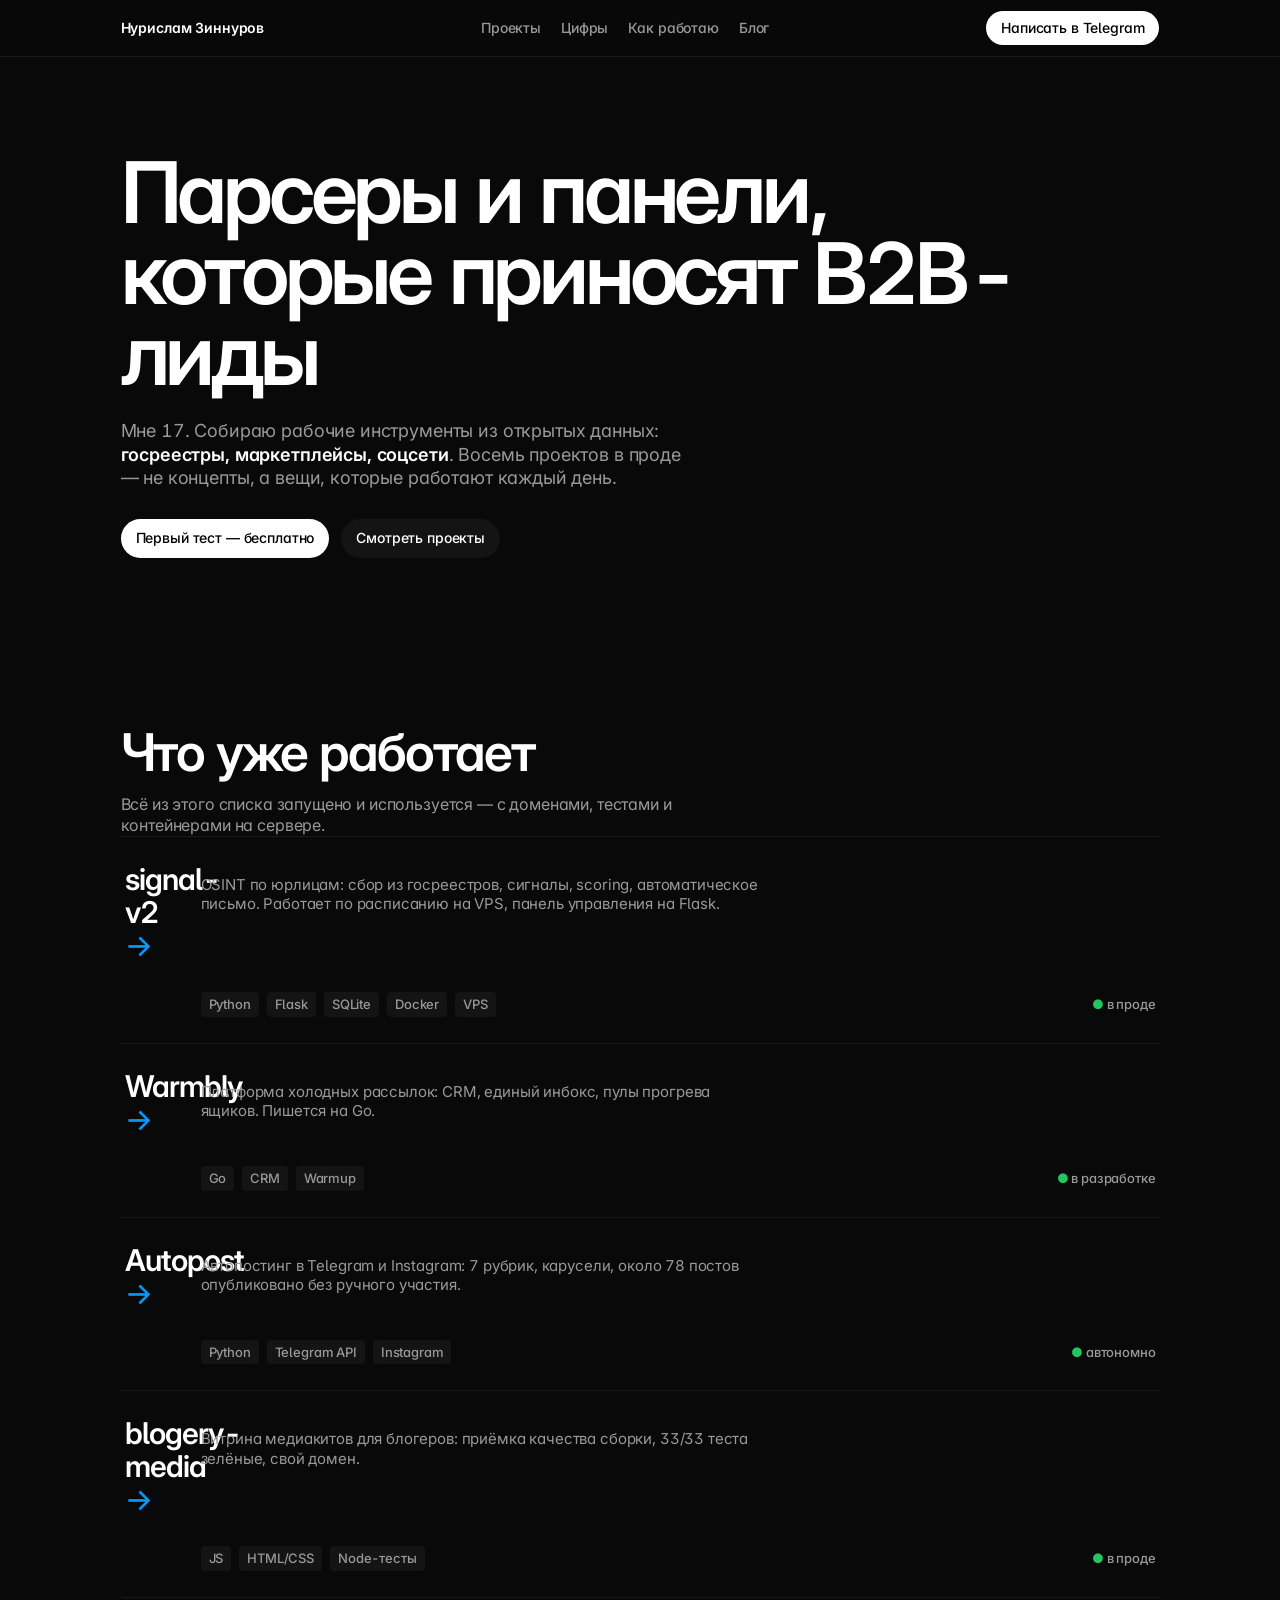
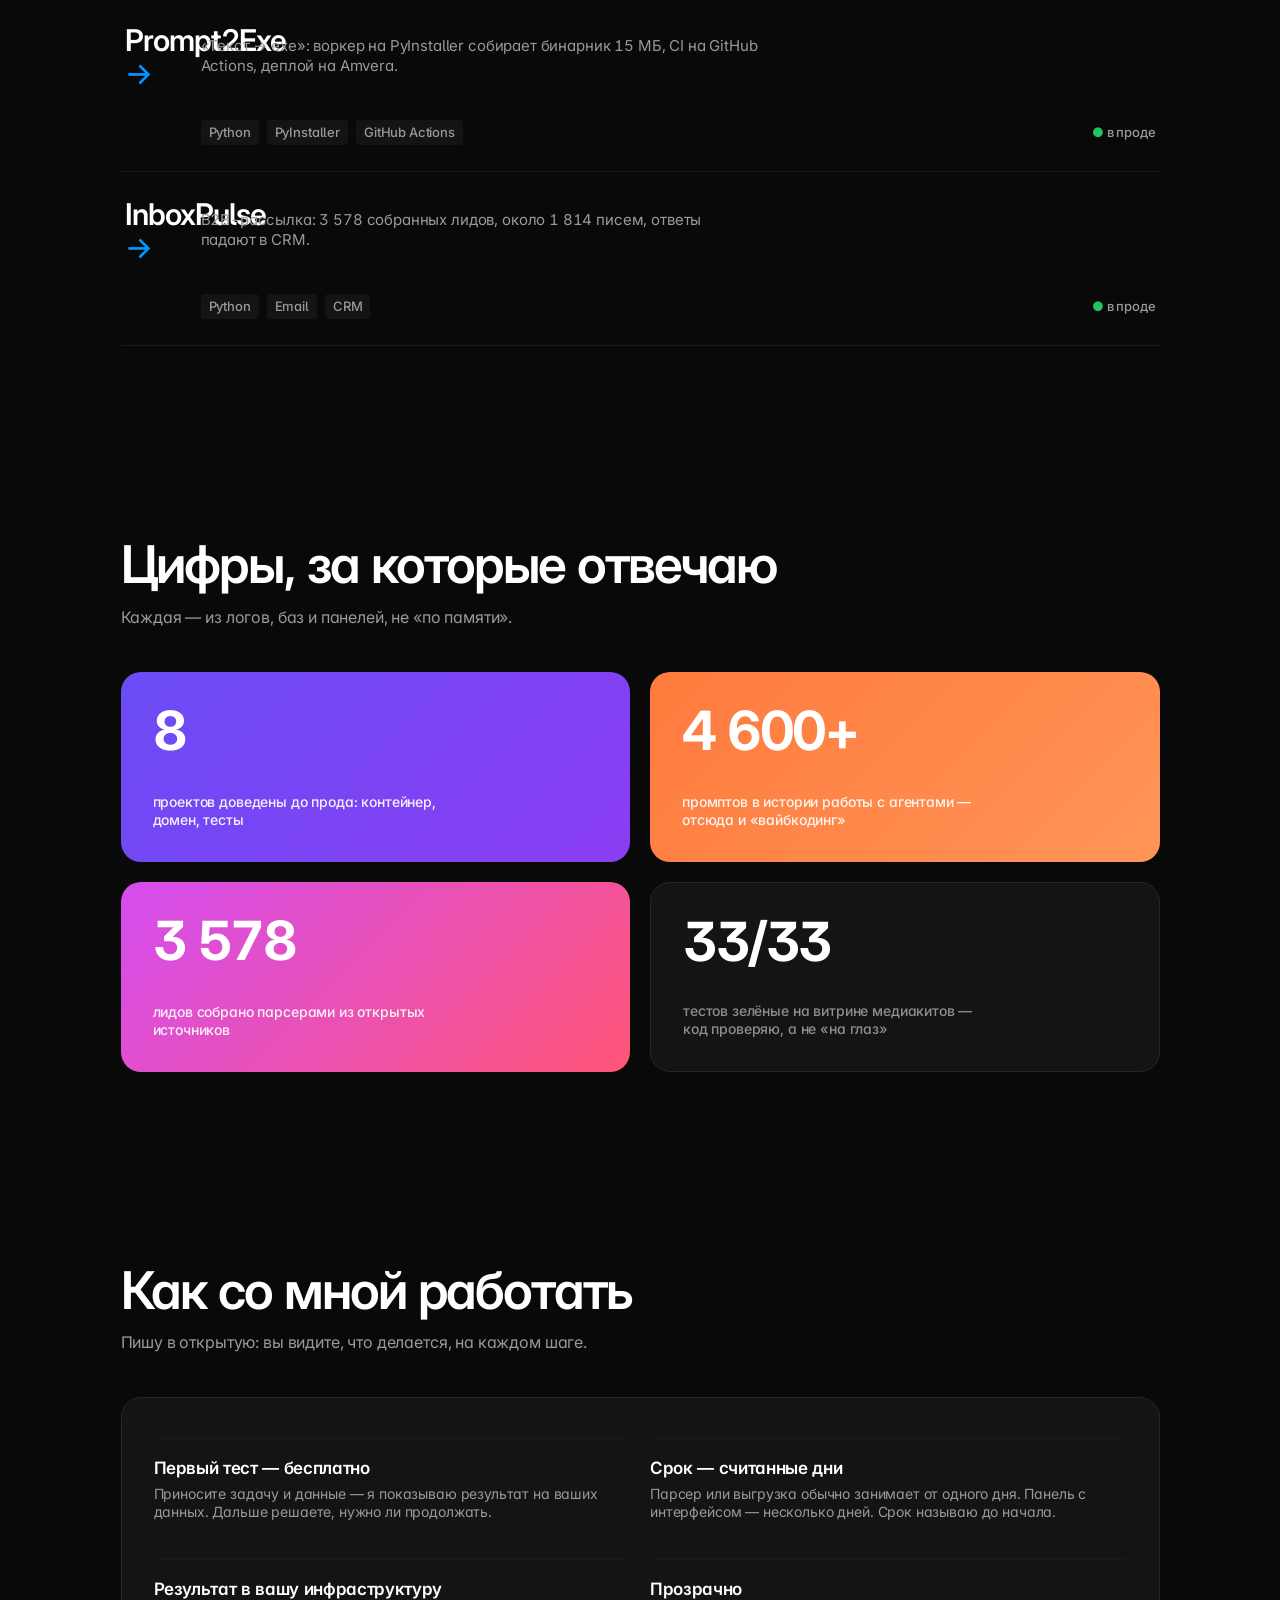
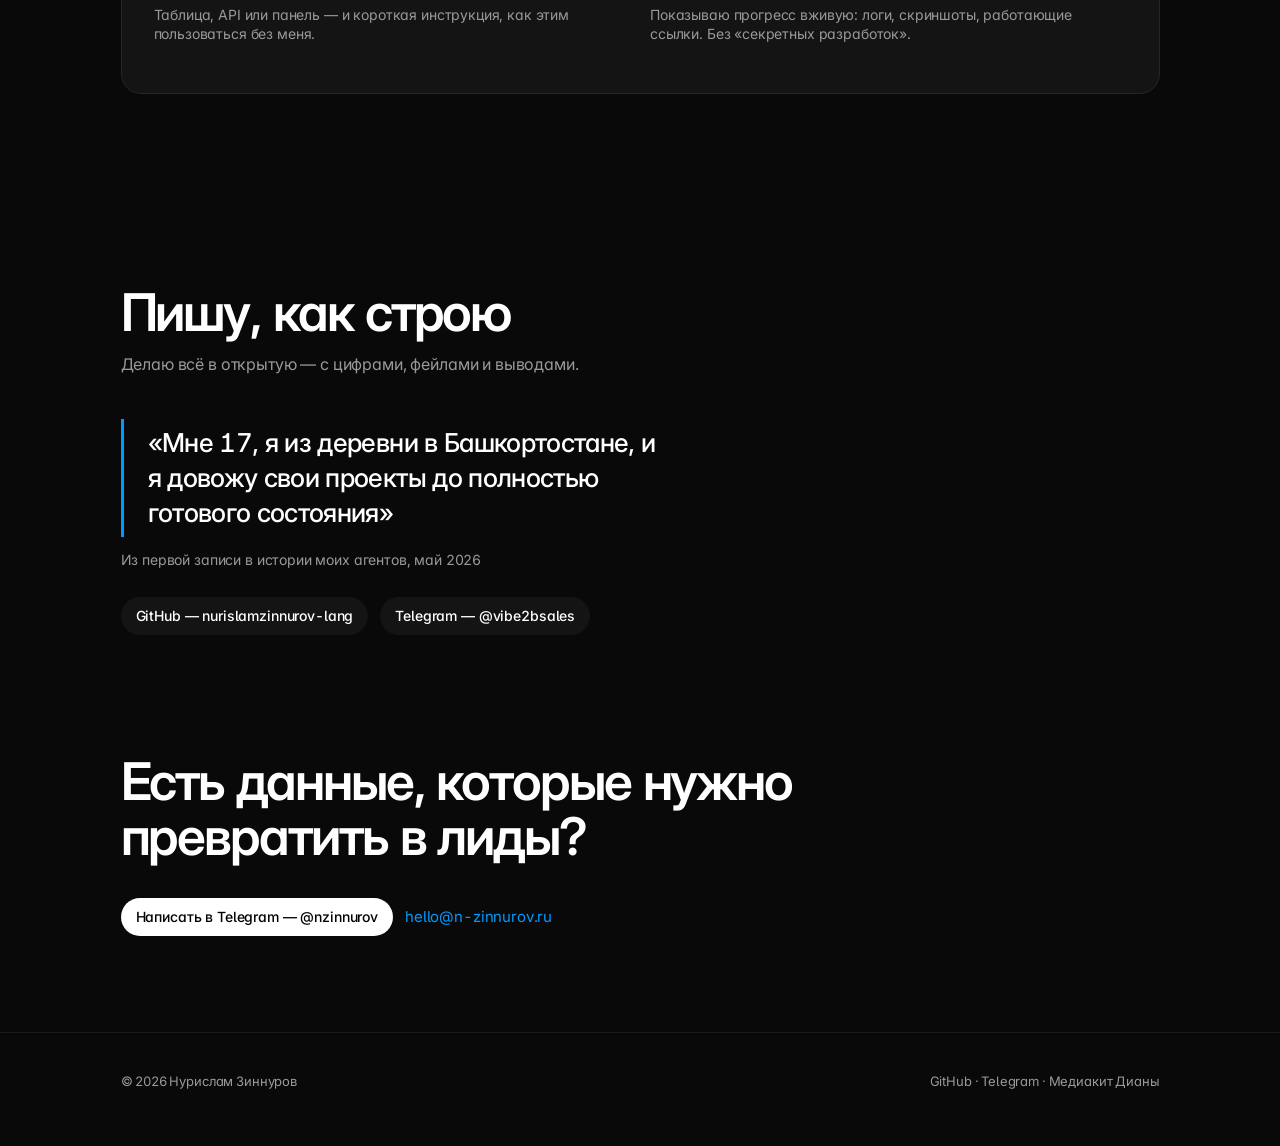
<file: index.html>
<!DOCTYPE html>
<html lang="ru">
<head>
  <meta charset="UTF-8">
  <meta name="viewport" content="width=device-width, initial-scale=1.0">
  <title>Нурислам Зиннуров — парсеры и панели, которые приносят B2B-лиды</title>
  <meta name="description" content="17 лет, 8 проектов в проде: OSINT по госреестрам, платформа холодных рассылок на Go, автопостинг. Пишу в открытую, как строю. Первый тест — бесплатно.">
  <link rel="canonical" href="https://nurislamzinnurov-lang.github.io/">
  <meta property="og:type" content="website">
  <meta property="og:site_name" content="Нурислам Зиннуров">
  <meta property="og:locale" content="ru_RU">
  <meta property="og:title" content="Нурислам Зиннуров — парсеры и панели, которые приносят B2B-лиды">
  <meta property="og:description" content="8 проектов в проде. signal-v2: OSINT по госреестрам. Warmbly: cold email на Go. Пишу в открытую, как строю.">
  <meta property="og:url" content="https://nurislamzinnurov-lang.github.io/">
  <meta property="og:image" content="https://nurislamzinnurov-lang.github.io/img/card.png">
  <meta property="og:image:width" content="1200">
  <meta property="og:image:height" content="630">
  <meta property="og:image:alt" content="Нурислам Зиннуров — вайбкодер. 8 проектов в проде.">
  <meta name="twitter:card" content="summary_large_image">
  <meta name="twitter:title" content="Нурислам Зиннуров — парсеры и панели, которые приносят B2B-лиды">
  <meta name="twitter:description" content="8 проектов в проде. signal-v2, Warmbly, Autopost. Building in public.">
  <meta name="twitter:image" content="https://nurislamzinnurov-lang.github.io/img/card.png">
  <link rel="icon" href="data:image/svg+xml,%3Csvg xmlns='http://www.w3.org/2000/svg' viewBox='0 0 16 16'%3E%3Crect width='16' height='16' rx='3' fill='%23090909'/%3E%3Crect x='3' y='3' width='7' height='7' rx='1.5' fill='%23ffffff'/%3E%3Crect x='8' y='8' width='5' height='5' rx='1' fill='%230099ff'/%3E%3C/svg%3E">
  <link rel="preconnect" href="https://fonts.googleapis.com">
  <link rel="preconnect" href="https://fonts.gstatic.com" crossorigin>
  <link rel="preload" as="style" href="https://fonts.googleapis.com/css2?family=Inter:wght@400;500;600;700&display=swap">
  <link rel="stylesheet" href="https://fonts.googleapis.com/css2?family=Inter:wght@400;500;600;700&display=swap">
  <style>
    :root{
      --canvas:#090909;
      --surface-1:#141414;
      --surface-2:#1c1c1c;
      --hairline:#262626;
      --hairline-soft:#1a1a1a;
      --ink:#ffffff;
      --ink-muted:#999999;
      --accent:#0099ff;
      --grad-magenta:#d44df0;
      --grad-violet:#6a4cf5;
      --grad-orange:#ff7a3d;
      --grad-coral:#ff5577;
      --success:#22c55e;
    }
    *{margin:0;padding:0;box-sizing:border-box}
    html{scroll-behavior:smooth}
    body{
      background:var(--canvas);
      color:var(--ink);
      font-family:'Inter',system-ui,-apple-system,'Segoe UI',sans-serif;
      font-size:15px;
      font-weight:400;
      line-height:1.30;
      letter-spacing:-0.15px;
      font-feature-settings:'cv01','cv05','cv09','cv11','ss03','tnum';
      -webkit-font-smoothing:antialiased;
    }
    ::selection{background:rgba(0,153,255,.35)}
    a{color:inherit;text-decoration:none}
    :focus-visible{outline:2px solid var(--accent);outline-offset:3px;border-radius:4px}

    .wrap{max-width:1099px;margin:0 auto;padding:0 30px}

    /* ---------- nav ---------- */
    .nav{
      position:sticky;top:0;z-index:50;
      background:rgba(9,9,9,.82);
      backdrop-filter:blur(12px);
      -webkit-backdrop-filter:blur(12px);
      border-bottom:1px solid var(--hairline-soft);
    }
    .nav-in{height:56px;display:flex;align-items:center;justify-content:space-between}
    .nav-brand{font-size:14px;font-weight:600;letter-spacing:-0.14px}
    .nav-links{display:flex;gap:20px;font-size:14px;font-weight:500;letter-spacing:-0.14px}
    .nav-links a{color:var(--ink-muted);transition:color .15s}
    .nav-links a:hover{color:var(--ink)}
    .nav-cta{
      font-size:14px;font-weight:500;letter-spacing:-0.14px;
      background:var(--ink);color:#000;
      padding:8px 15px;border-radius:100px;
      transition:transform .15s ease;
    }
    .nav-cta:hover{transform:scale(1.04)}
    @media(max-width:720px){.nav-links{display:none}}

    /* ---------- hero ---------- */
    .hero{padding:96px 0 72px}
    .hero h1{
      font-size:clamp(44px,7.2vw,85px);
      font-weight:600;
      line-height:0.95;
      letter-spacing:-0.05em;
      max-width:19ch;
    }
    .hero-sub{
      margin-top:24px;
      font-size:18px;color:var(--ink-muted);
      max-width:52ch;
    }
    .hero-sub b{color:var(--ink);font-weight:600}
    .hero-actions{margin-top:30px;display:flex;gap:12px;flex-wrap:wrap}
    .pill{display:inline-block;padding:10px 15px;border-radius:100px;font-size:14px;font-weight:500;letter-spacing:-0.14px;transition:transform .15s ease}
    .pill:hover{transform:scale(1.04)}
    .pill-primary{background:var(--ink);color:#000}
    .pill-secondary{background:var(--surface-1);color:var(--ink)}

    /* ---------- section shell ---------- */
    section{padding:96px 0}
    .sec-title{
      font-size:clamp(30px,4.4vw,52px);
      font-weight:600;line-height:1.05;letter-spacing:-0.04em;
      max-width:22ch;
    }
    .sec-lead{margin-top:14px;color:var(--ink-muted);font-size:16px;max-width:62ch}

    /* ---------- projects: rows like working code ---------- */
    .proj{display:grid;grid-template-columns:56px 1fr auto;gap:20px;align-items:baseline;padding:26px 4px;border-top:1px solid var(--hairline-soft)}
    .proj:last-child{border-bottom:1px solid var(--hairline-soft)}
    .proj-name{font-size:clamp(22px,3vw,30px);font-weight:600;letter-spacing:-0.03em;line-height:1.1}
    .proj-name .arrow{color:var(--accent);font-weight:500}
    .proj-desc{grid-column:2;color:var(--ink-muted);font-size:15px;max-width:62ch;margin-top:2px}
    .proj-stack{grid-column:2;font-size:13px;font-weight:500;color:var(--ink-muted);margin-top:10px;display:flex;gap:8px;flex-wrap:wrap}
    .proj-stack span{background:var(--surface-1);border-radius:4px;padding:4px 8px}
    .proj-status{font-size:13px;font-weight:500;color:var(--ink-muted);white-space:nowrap}
    .proj-status b{color:var(--success);font-weight:500}
    @media(max-width:720px){
      .proj{grid-template-columns:1fr}
      .proj-status{grid-column:1}
    }

    /* ---------- proof: gradient spotlight cards ---------- */
    .proof{display:grid;grid-template-columns:1fr 1fr;gap:20px;margin-top:44px}
    .pcard{border-radius:20px;padding:32px;min-height:190px;display:flex;flex-direction:column;justify-content:space-between}
    .pcard-violet{background:linear-gradient(135deg,#6a4cf5 0%,#8b3df2 100%)}
    .pcard-magenta{background:linear-gradient(135deg,#d44df0 0%,#ff5577 100%)}
    .pcard-orange{background:linear-gradient(135deg,#ff7a3d 0%,#ff9557 100%)}
    .pcard-dark{background:var(--surface-1);border:1px solid var(--hairline)}
    .pcard-num{font-size:clamp(38px,5vw,54px);font-weight:700;letter-spacing:-0.045em;line-height:1}
    .pcard-label{font-size:14px;font-weight:500;margin-top:12px;opacity:.92;max-width:34ch}
    .pcard-dark .pcard-num{color:var(--ink)}
    .pcard-dark .pcard-label{color:var(--ink-muted)}
    @media(max-width:810px){.proof{grid-template-columns:1fr}}

    /* ---------- offer ---------- */
    .offer-box{
      margin-top:44px;
      background:var(--surface-1);
      border:1px solid var(--hairline);
      border-radius:20px;
      padding:32px;
    }
    .offer-grid{display:grid;grid-template-columns:1fr 1fr;gap:20px;margin-top:8px}
    .offer-step{padding:18px 0;border-top:1px solid var(--hairline-soft)}
    .offer-step h3{font-size:17px;font-weight:600;letter-spacing:-0.02em}
    .offer-step p{margin-top:6px;color:var(--ink-muted);font-size:14px}
    @media(max-width:810px){.offer-grid{grid-template-columns:1fr}}

    /* ---------- bip ---------- */
    .bip-quote{
      margin-top:44px;
      border-left:3px solid var(--accent);
      padding:6px 0 6px 24px;
      font-size:clamp(20px,2.6vw,26px);
      font-weight:500;letter-spacing:-0.025em;line-height:1.35;
      max-width:34ch;
    }
    .bip-src{margin-top:14px;color:var(--ink-muted);font-size:14px}

    /* ---------- contact ---------- */
    .contact{display:flex;gap:12px;flex-wrap:wrap;margin-top:34px;align-items:center}
    .contact .mail{color:var(--accent);font-size:15px}

    /* ---------- footer ---------- */
    footer{border-top:1px solid var(--hairline-soft);padding:40px 0 56px;color:var(--ink-muted);font-size:13px}
    .foot-in{display:flex;justify-content:space-between;gap:20px;flex-wrap:wrap}
    footer a{color:var(--ink-muted)}
    footer a:hover{color:var(--ink)}

    @media(prefers-reduced-motion:reduce){
      html{scroll-behavior:auto}
      .pill:hover,.nav-cta:hover{transform:none}
    }
  </style>
</head>
<body>

<header class="nav">
  <div class="wrap nav-in">
    <a class="nav-brand" href="#top">Нурислам Зиннуров</a>
    <nav class="nav-links" aria-label="Разделы">
      <a href="#projects">Проекты</a>
      <a href="#proof">Цифры</a>
      <a href="#offer">Как работаю</a>
      <a href="#bip">Блог</a>
    </nav>
    <a class="nav-cta" href="https://t.me/nzinnurov" rel="noopener">Написать в Telegram</a>
  </div>
</header>

<main id="top">

  <section class="hero">
    <div class="wrap">
      <h1>Парсеры и&nbsp;панели, которые приносят B2B-лиды</h1>
      <p class="hero-sub">Мне 17. Собираю рабочие инструменты из открытых данных: <b>госреестры, маркетплейсы, соцсети</b>. Восемь проектов в проде — не концепты, а вещи, которые работают каждый день.</p>
      <div class="hero-actions">
        <a class="pill pill-primary" href="https://t.me/nzinnurov" rel="noopener">Первый тест — бесплатно</a>
        <a class="pill pill-secondary" href="#projects">Смотреть проекты</a>
      </div>
    </div>
  </section>

  <section id="projects">
    <div class="wrap">
      <h2 class="sec-title">Что уже работает</h2>
      <p class="sec-lead">Всё из этого списка запущено и используется — с доменами, тестами и контейнерами на сервере.</p>

      <div class="proj">
        <div class="proj-name">signal-v2 <span class="arrow">→</span></div>
        <div class="proj-desc">OSINT по юрлицам: сбор из госреестров, сигналы, scoring, автоматическое письмо. Работает по расписанию на VPS, панель управления на Flask.</div>
        <div class="proj-stack"><span>Python</span><span>Flask</span><span>SQLite</span><span>Docker</span><span>VPS</span></div>
        <div class="proj-status"><b>●</b> в проде</div>
      </div>

      <div class="proj">
        <div class="proj-name">Warmbly <span class="arrow">→</span></div>
        <div class="proj-desc">Платформа холодных рассылок: CRM, единый инбокс, пулы прогрева ящиков. Пишется на Go.</div>
        <div class="proj-stack"><span>Go</span><span>CRM</span><span>Warmup</span></div>
        <div class="proj-status"><b>●</b> в разработке</div>
      </div>

      <div class="proj">
        <div class="proj-name">Autopost <span class="arrow">→</span></div>
        <div class="proj-desc">Автопостинг в Telegram и Instagram: 7 рубрик, карусели, около 78 постов опубликовано без ручного участия.</div>
        <div class="proj-stack"><span>Python</span><span>Telegram API</span><span>Instagram</span></div>
        <div class="proj-status"><b>●</b> автономно</div>
      </div>

      <div class="proj">
        <div class="proj-name">blogery-media <span class="arrow">→</span></div>
        <div class="proj-desc">Витрина медиакитов для блогеров: приёмка качества сборки, 33/33 теста зелёные, свой домен.</div>
        <div class="proj-stack"><span>JS</span><span>HTML/CSS</span><span>Node-тесты</span></div>
        <div class="proj-status"><b>●</b> в проде</div>
      </div>

      <div class="proj">
        <div class="proj-name">Prompt2Exe <span class="arrow">→</span></div>
        <div class="proj-desc">«Текст → exe»: воркер на PyInstaller собирает бинарник 15 МБ, CI на GitHub Actions, деплой на Amvera.</div>
        <div class="proj-stack"><span>Python</span><span>PyInstaller</span><span>GitHub Actions</span></div>
        <div class="proj-status"><b>●</b> в проде</div>
      </div>

      <div class="proj">
        <div class="proj-name">InboxPulse <span class="arrow">→</span></div>
        <div class="proj-desc">B2B-рассылка: 3 578 собранных лидов, около 1 814 писем, ответы падают в CRM.</div>
        <div class="proj-stack"><span>Python</span><span>Email</span><span>CRM</span></div>
        <div class="proj-status"><b>●</b> в проде</div>
      </div>
    </div>
  </section>

  <section id="proof">
    <div class="wrap">
      <h2 class="sec-title">Цифры, за которые отвечаю</h2>
      <p class="sec-lead">Каждая — из логов, баз и панелей, не «по памяти».</p>
      <div class="proof">
        <div class="pcard pcard-violet">
          <div class="pcard-num">8</div>
          <div class="pcard-label">проектов доведены до прода: контейнер, домен, тесты</div>
        </div>
        <div class="pcard pcard-orange">
          <div class="pcard-num">4 600+</div>
          <div class="pcard-label">промптов в истории работы с агентами — отсюда и «вайбкодинг»</div>
        </div>
        <div class="pcard pcard-magenta">
          <div class="pcard-num">3 578</div>
          <div class="pcard-label">лидов собрано парсерами из открытых источников</div>
        </div>
        <div class="pcard pcard-dark">
          <div class="pcard-num">33/33</div>
          <div class="pcard-label">тестов зелёные на витрине медиакитов — код проверяю, а не «на глаз»</div>
        </div>
      </div>
    </div>
  </section>

  <section id="offer">
    <div class="wrap">
      <h2 class="sec-title">Как со мной работать</h2>
      <p class="sec-lead">Пишу в открытую: вы видите, что делается, на каждом шаге.</p>
      <div class="offer-box">
        <div class="offer-grid">
          <div class="offer-step">
            <h3>Первый тест — бесплатно</h3>
            <p>Приносите задачу и данные — я показываю результат на ваших данных. Дальше решаете, нужно ли продолжать.</p>
          </div>
          <div class="offer-step">
            <h3>Срок — считанные дни</h3>
            <p>Парсер или выгрузка обычно занимает от одного дня. Панель с интерфейсом — несколько дней. Срок называю до начала.</p>
          </div>
          <div class="offer-step">
            <h3>Результат в вашу инфраструктуру</h3>
            <p>Таблица, API или панель — и короткая инструкция, как этим пользоваться без меня.</p>
          </div>
          <div class="offer-step">
            <h3>Прозрачно</h3>
            <p>Показываю прогресс вживую: логи, скриншоты, работающие ссылки. Без «секретных разработок».</p>
          </div>
          </div>
      </div>
    </div>
  </section>

  <section id="bip">
    <div class="wrap">
      <h2 class="sec-title">Пишу, как строю</h2>
      <p class="sec-lead">Делаю всё в открытую — с цифрами, фейлами и выводами.</p>
      <blockquote class="bip-quote">«Мне 17, я из деревни в Башкортостане, и я довожу свои проекты до полностью готового состояния»</blockquote>
      <p class="bip-src">Из первой записи в истории моих агентов, май 2026</p>
      <div class="hero-actions" style="margin-top:28px">
        <a class="pill pill-secondary" href="https://github.com/nurislamzinnurov-lang" rel="noopener">GitHub — nurislamzinnurov-lang</a>
        <a class="pill pill-secondary" href="https://t.me/vibe2bsales" rel="noopener">Telegram — @vibe2bsales</a>
      </div>
    </div>
  </section>

  <section id="contact" style="padding-top:24px">
    <div class="wrap">
      <h2 class="sec-title">Есть данные, которые нужно превратить в лиды?</h2>
      <div class="contact">
        <a class="pill pill-primary" href="https://t.me/nzinnurov" rel="noopener">Написать в Telegram — @nzinnurov</a>
        <a class="mail" href="mailto:hello@n-zinnurov.ru">hello@n-zinnurov.ru</a>
      </div>
    </div>
  </section>

</main>

<footer>
  <div class="wrap foot-in">
    <span>© 2026 Нурислам Зиннуров</span>
    <span><a href="https://github.com/nurislamzinnurov-lang" rel="noopener">GitHub</a> · <a href="https://t.me/nzinnurov" rel="noopener">Telegram</a> · <a href="/creators/diana-ravisovna/">Медиакит Дианы</a></span>
  </div>
</footer>

</body>
</html>
</file>
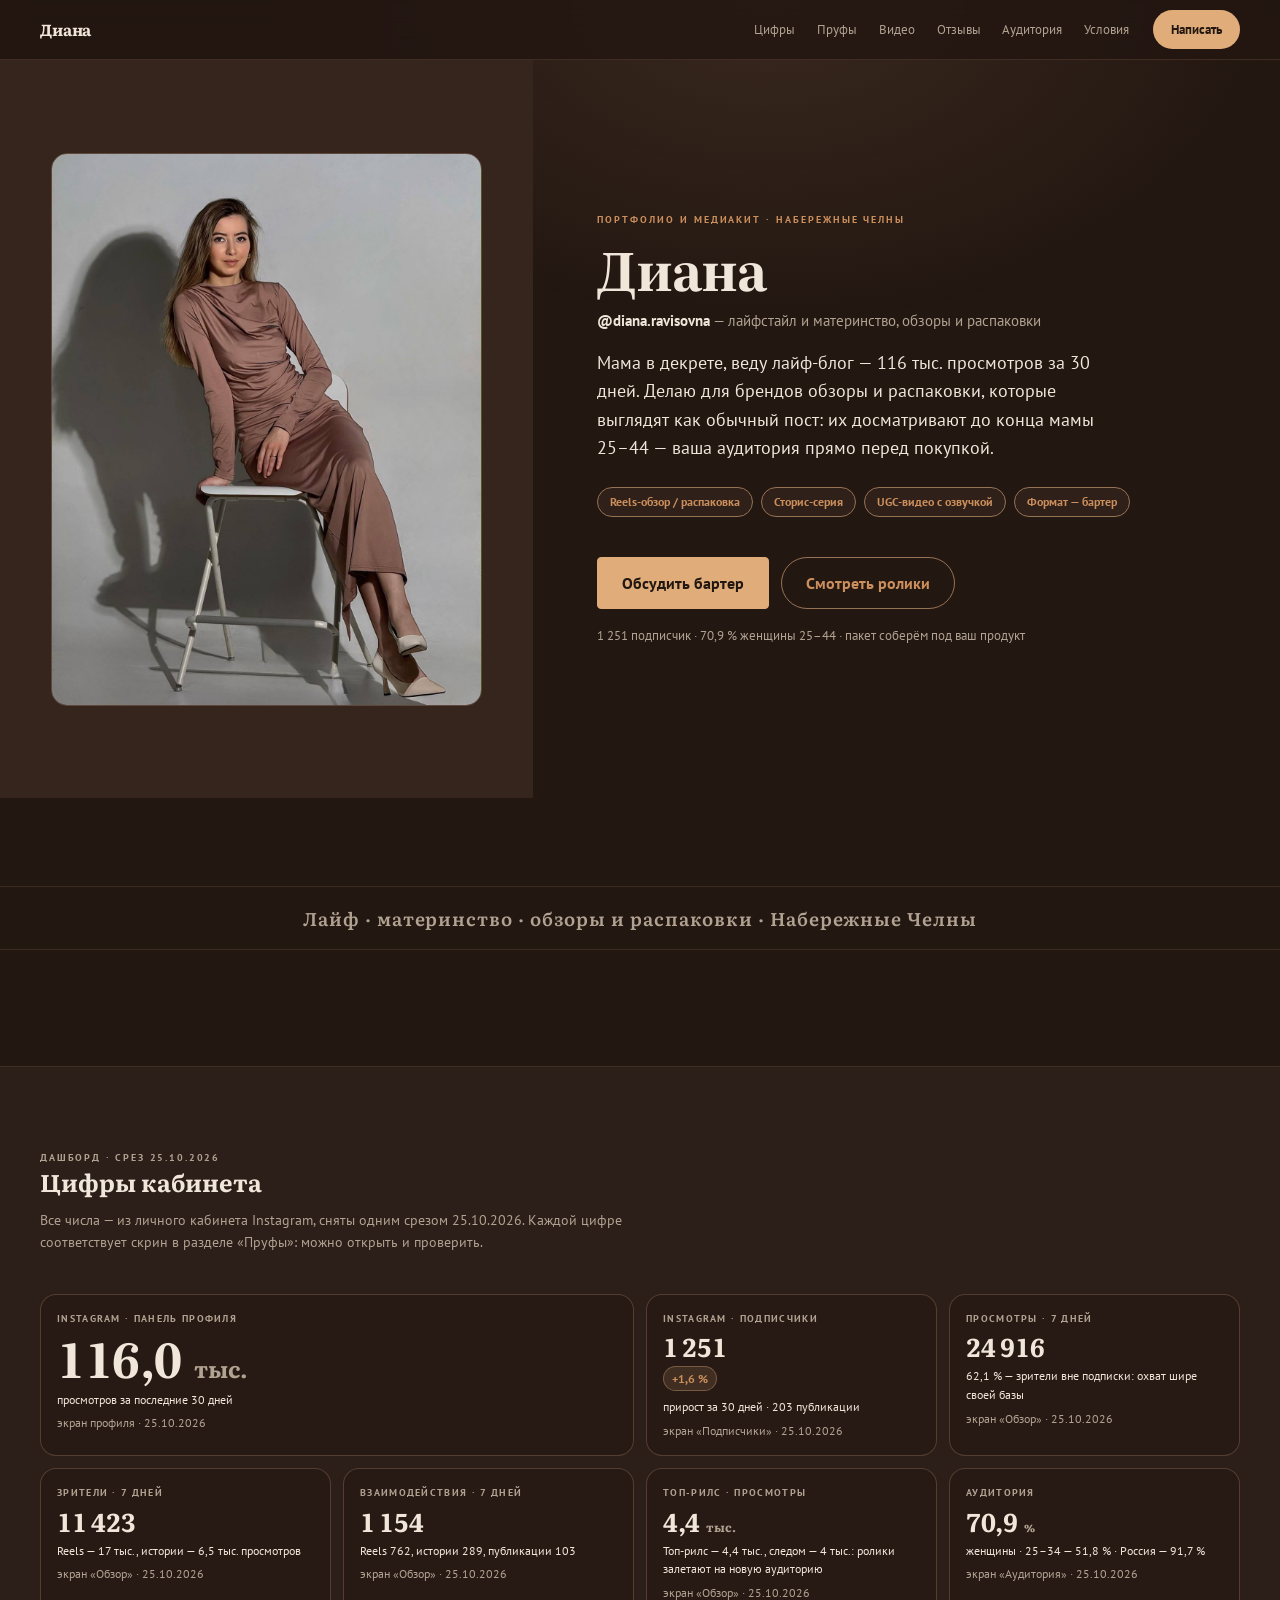
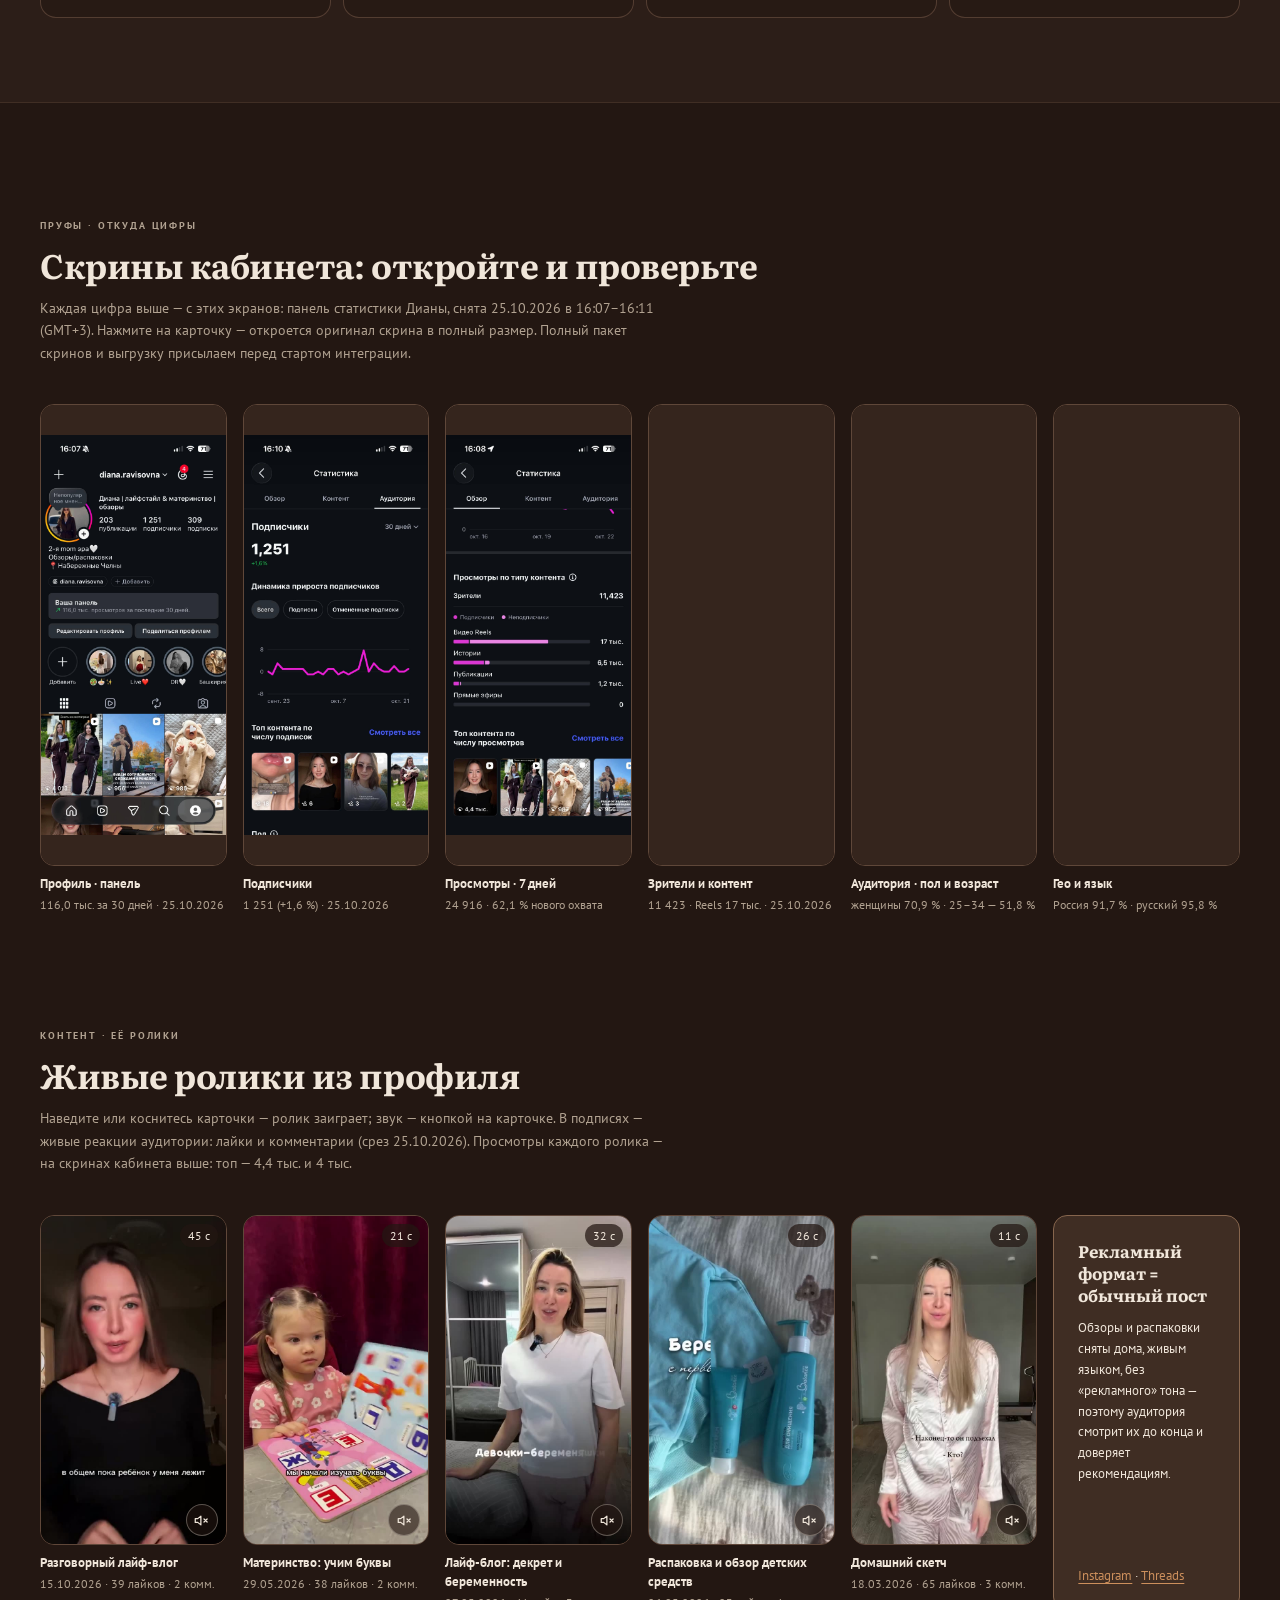
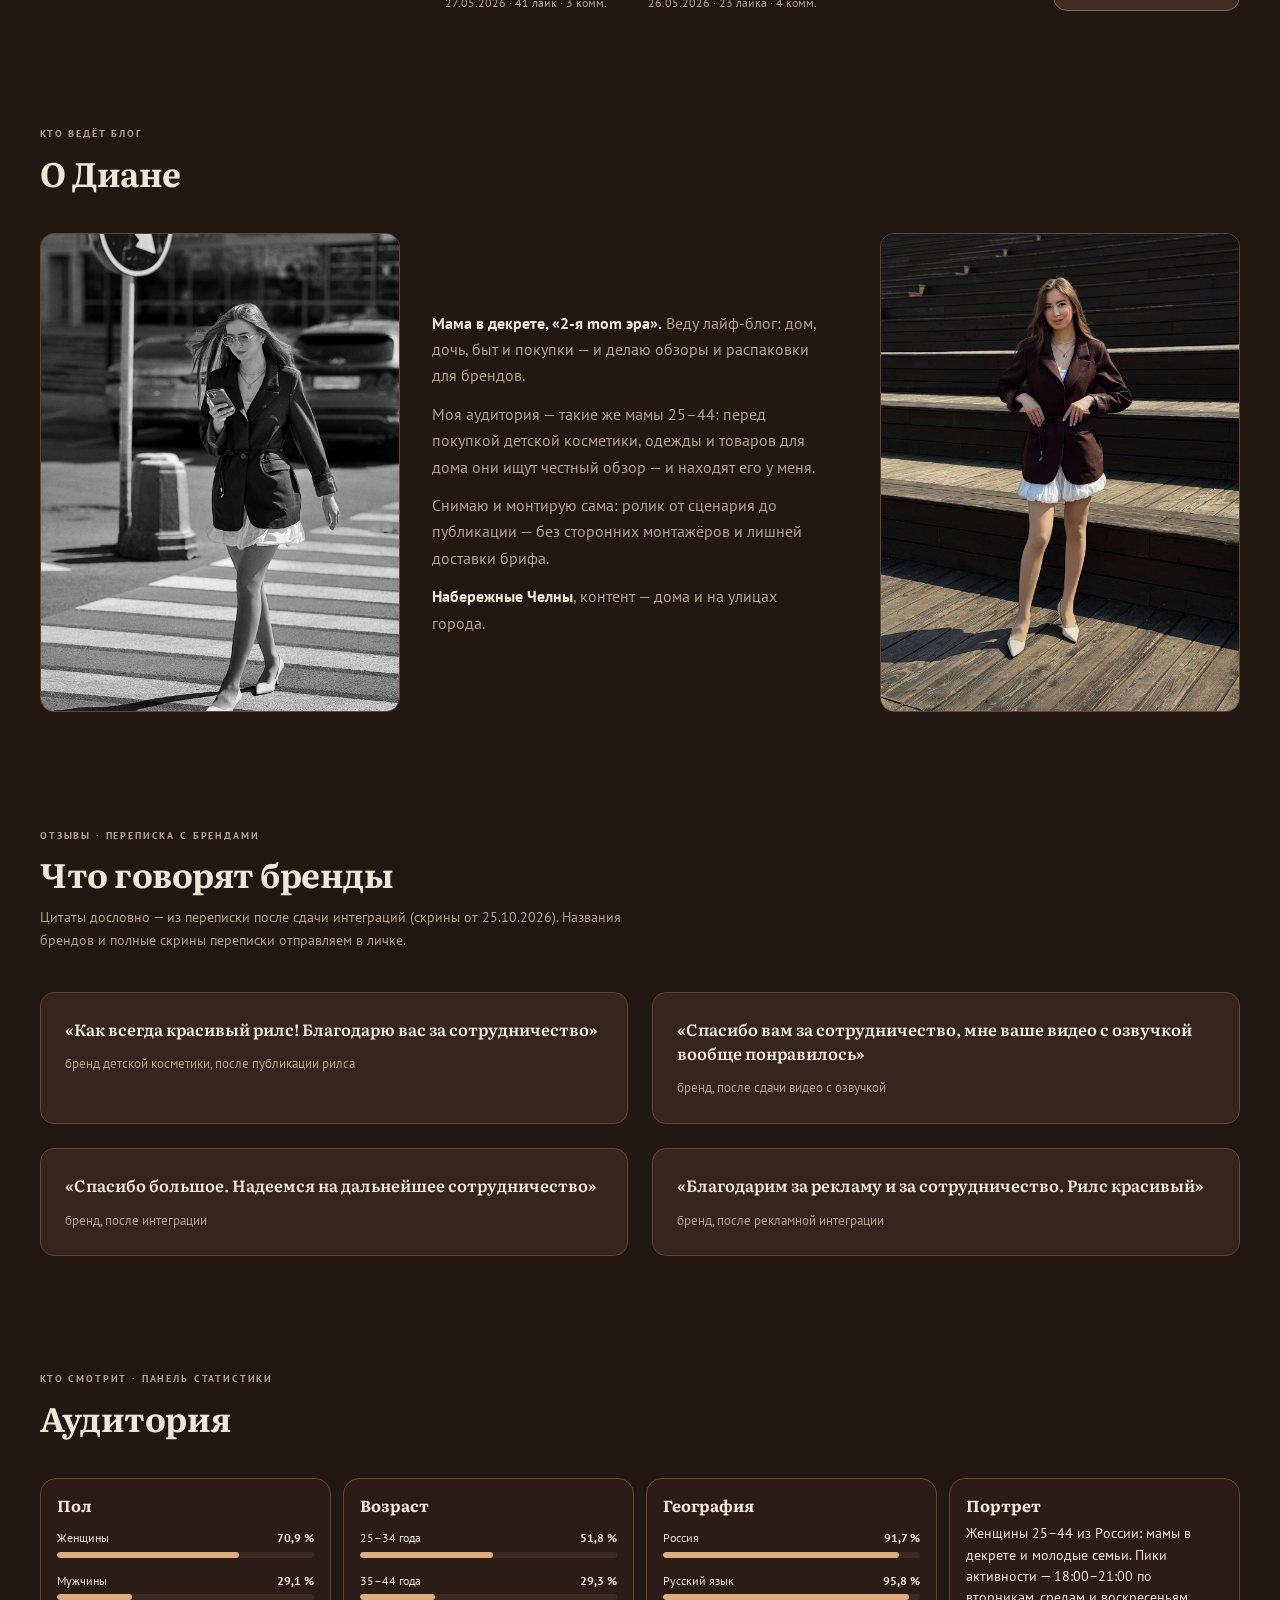
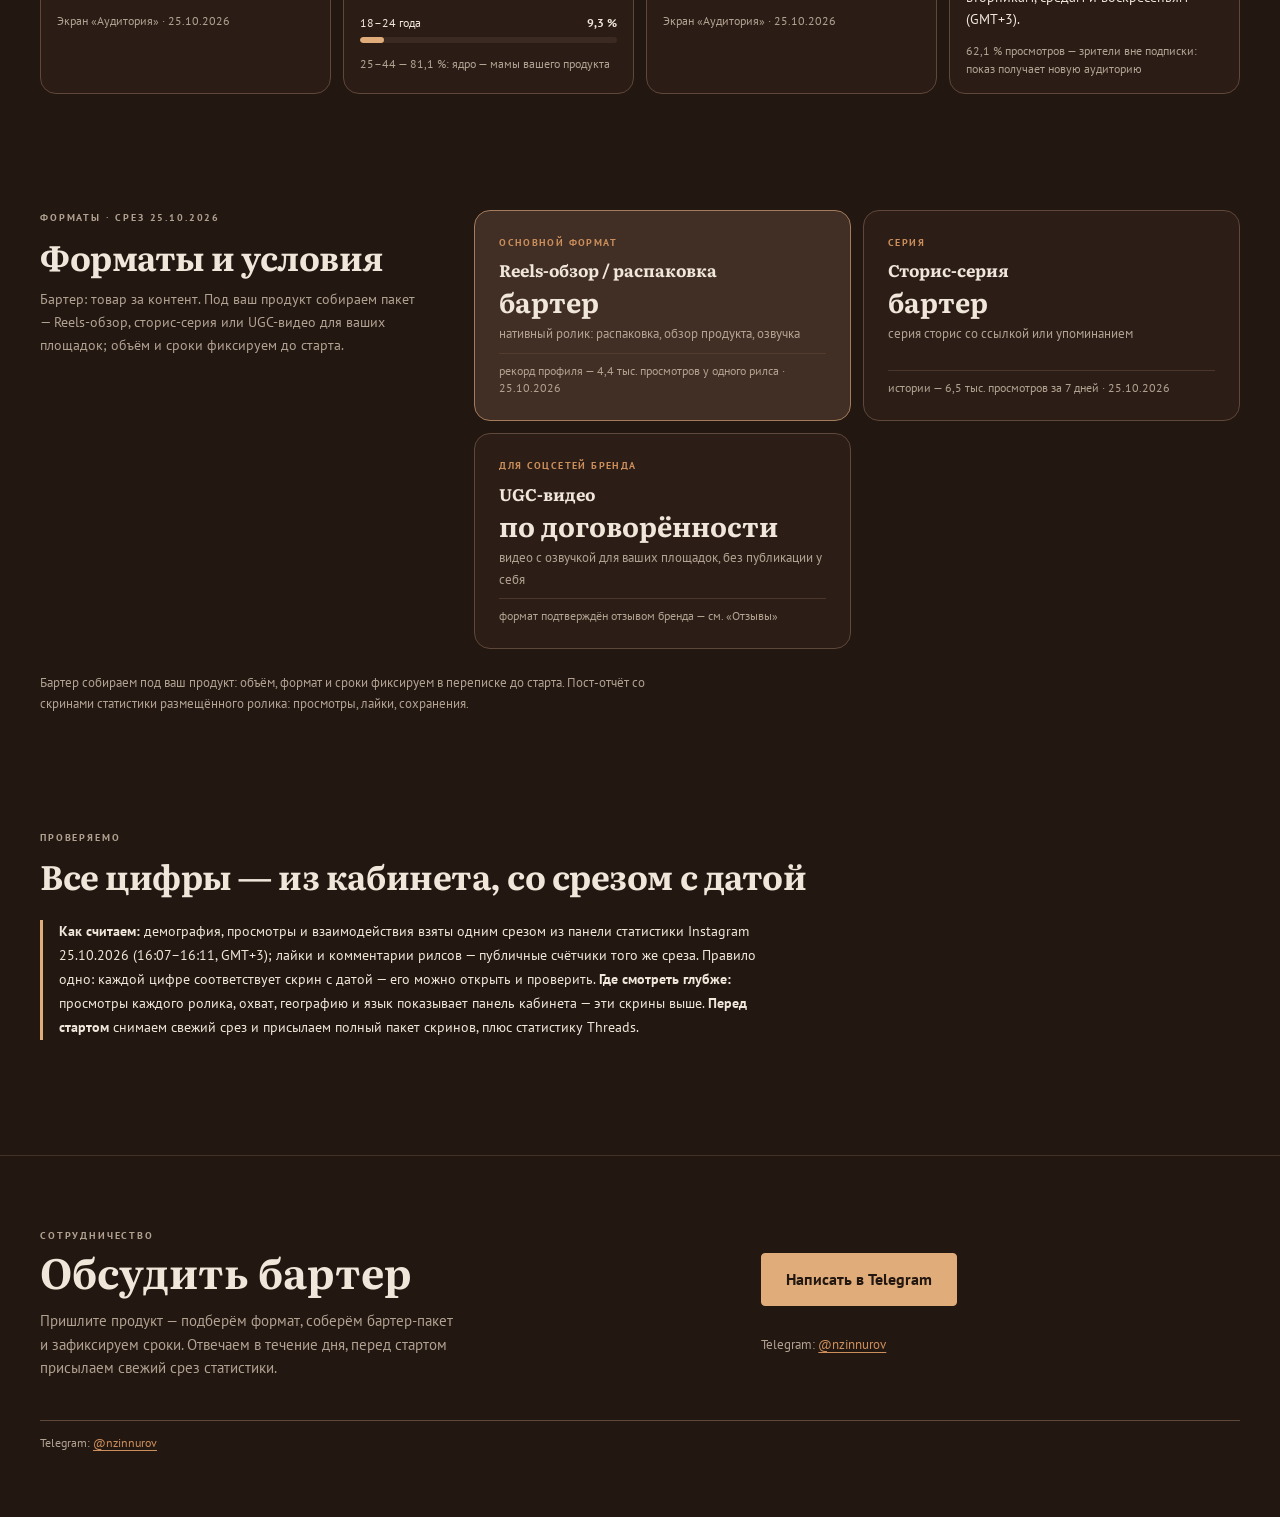
<file: creators/diana-ravisovna/index.html>
<!DOCTYPE html>
<html lang="ru">
<head>
  <meta charset="UTF-8">
  <meta name="viewport" content="width=device-width, initial-scale=1.0">
  <title>Диана — портфолио и медиакит</title>
  <meta name="description" content="Портфолио и медиакит Дианы (@diana.ravisovna): лайф-блог о материнстве, обзоры и распаковки. 1 251 подписчик, 116 тыс. просмотров за 30 дней — каждая цифра срезом с датой, пруфы — скрины кабинета.">
  <link rel="canonical" href="/creators/diana-ravisovna/">
  <meta property="og:type" content="website">
  <meta property="og:site_name" content="Портфолио и медиакит">
  <meta property="og:locale" content="ru_RU">
  <meta property="og:title" content="Диана — портфолио и медиакит">
  <meta property="og:description" content="Лайф-блог о материнстве, обзоры и распаковки. 1 251 подписчик, 116 тыс. просмотров за 30 дней — все цифры со скринами кабинета.">
  <meta property="og:url" content="https://nurislamzinnurov-lang.github.io/creators/diana-ravisovna/">
  <meta property="og:image" content="https://nurislamzinnurov-lang.github.io/creators/diana-ravisovna/img/card.jpg">
  <meta property="og:image:width" content="1200">
  <meta property="og:image:height" content="628">
  <meta property="og:image:alt" content="Студийный портрет Дианы">
  <meta name="twitter:card" content="summary_large_image">
  <meta name="twitter:title" content="Диана — портфолио и медиакит">
  <meta name="twitter:description" content="1 251 подписчик, 116 тыс. просмотров за 30 дней — цифры со скринами кабинета.">
  <meta name="twitter:image" content="https://nurislamzinnurov-lang.github.io/creators/diana-ravisovna/img/card.jpg">
  <link rel="icon" href="data:image/svg+xml,%3Csvg xmlns='http://www.w3.org/2000/svg' viewBox='0 0 16 16'%3E%3Crect width='16' height='16' fill='%234a3226'/%3E%3Ccircle cx='8' cy='8' r='4' fill='%23e8d5c4'/%3E%3C/svg%3E">
  <link rel="preload" as="font" type="font/woff2" href="/site/fonts/Literata-600-cyrillic.woff2" crossorigin>
  <link rel="preload" as="font" type="font/woff2" href="/site/fonts/Literata-700-cyrillic.woff2" crossorigin>
  <link rel="preload" as="font" type="font/woff2" href="/site/fonts/PTSans-400-cyrillic.woff2" crossorigin>
  <link rel="preload" as="font" type="font/woff2" href="/site/fonts/PTSans-700-cyrillic.woff2" crossorigin>
  <link rel="preload" as="image" href="/creators/diana-ravisovna/img/avatar.jpg">
  <link rel="stylesheet" href="/site/styles.css?v=5">
</head>
<body class="mk-page pf-page pf-page--cocoa">

<header class="pf-nav">
  <div class="pf-nav-in">
    <a class="pf-nav-brand" href="#hero">Диана</a>
    <nav class="pf-nav-links" aria-label="Разделы страницы">
      <a href="#digits">Цифры</a>
      <a href="#proof">Пруфы</a>
      <a href="#works">Видео</a>
      <a href="#reviews">Отзывы</a>
      <a href="#audience">Аудитория</a>
      <a href="#terms">Условия</a>
    </nav>
    <a class="pf-nav-cta" href="https://t.me/nzinnurov">Написать</a>
  </div>
</header>

<main class="pf-main">

  <section class="pf-hero" id="hero">
    <div class="pf-hero-media">
      <img class="pf-hero-ava" src="/creators/diana-ravisovna/img/avatar.jpg" width="1176" height="1510" alt="Диана — студийный портрет" fetchpriority="high" decoding="async">
    </div>
    <div class="pf-hero-body">
      <p class="pf-kicker">Портфолио и медиакит · Набережные Челны</p>
      <h1>Диана</h1>
      <p class="pf-handle"><b>@diana.ravisovna</b> — лайфстайл и материнство, обзоры и распаковки</p>
      <p class="pf-lead">Мама в декрете, веду лайф-блог — 116 тыс. просмотров за 30 дней. Делаю для брендов обзоры и распаковки, которые выглядят как обычный пост: их досматривают до конца мамы 25–44 — ваша аудитория прямо перед покупкой.</p>
      <p class="pf-chips">
        <span class="pf-chip pf-chip--price">Reels-обзор / распаковка</span>
        <span class="pf-chip pf-chip--price">Сторис-серия</span>
        <span class="pf-chip pf-chip--price">UGC-видео с озвучкой</span>
        <span class="pf-chip pf-chip--price">Формат — бартер</span>
      </p>
      <div class="pf-hero-actions">
        <a class="cta" href="https://t.me/nzinnurov">Обсудить бартер</a>
        <a class="pf-btn-ghost" href="#works">Смотреть ролики</a>
      </div>
      <p class="pf-meta">1 251 подписчик · 70,9 % женщины 25–44 · пакет соберём под ваш продукт</p>
    </div>
  </section>

  <section class="pf-strip" aria-label="Темы блога">
    <div class="pf-in">
      <p>Лайф · материнство · обзоры и распаковки · Набережные Челны</p>
    </div>
  </section>

  <section class="pf-band" id="digits">
    <div class="pf-in">
      <p class="pf-sec-kicker">Дашборд · срез 25.10.2026</p>
      <h2>Цифры кабинета</h2>
      <p class="pf-section-note">Все числа — из личного кабинета Instagram, сняты одним срезом 25.10.2026. Каждой цифре соответствует скрин в разделе «Пруфы»: можно открыть и проверить.</p>
      <div class="pf-board">
        <article class="pf-tile pf-tile--xl">
          <p class="pf-tile-label">Instagram · панель профиля</p>
          <p class="pf-tile-num tnum">116,0 <span class="unit">тыс.</span></p>
          <p class="pf-tile-sub">просмотров за последние 30 дней</p>
          <p class="pf-tile-sub pf-tile-dim">экран профиля · 25.10.2026</p>
        </article>
        <article class="pf-tile">
          <p class="pf-tile-label">Instagram · подписчики</p>
          <p class="pf-tile-num tnum">1 251</p>
          <p class="pf-delta">+1,6 %</p>
          <p class="pf-tile-sub">прирост за 30 дней · 203 публикации</p>
          <p class="pf-tile-sub pf-tile-dim">экран «Подписчики» · 25.10.2026</p>
        </article>
        <article class="pf-tile">
          <p class="pf-tile-label">Просмотры · 7 дней</p>
          <p class="pf-tile-num tnum">24 916</p>
          <p class="pf-tile-sub">62,1 % — зрители вне подписки: охват шире своей базы</p>
          <p class="pf-tile-sub pf-tile-dim">экран «Обзор» · 25.10.2026</p>
        </article>
        <article class="pf-tile">
          <p class="pf-tile-label">Зрители · 7 дней</p>
          <p class="pf-tile-num tnum">11 423</p>
          <p class="pf-tile-sub">Reels — 17 тыс., истории — 6,5 тыс. просмотров</p>
          <p class="pf-tile-sub pf-tile-dim">экран «Обзор» · 25.10.2026</p>
        </article>
        <article class="pf-tile">
          <p class="pf-tile-label">Взаимодействия · 7 дней</p>
          <p class="pf-tile-num tnum">1 154</p>
          <p class="pf-tile-sub">Reels 762, истории 289, публикации 103</p>
          <p class="pf-tile-sub pf-tile-dim">экран «Обзор» · 25.10.2026</p>
        </article>
        <article class="pf-tile">
          <p class="pf-tile-label">Топ-рилс · просмотры</p>
          <p class="pf-tile-num tnum">4,4 <span class="unit">тыс.</span></p>
          <p class="pf-tile-sub">Топ-рилс — 4,4 тыс., следом — 4 тыс.: ролики залетают на новую аудиторию</p>
          <p class="pf-tile-sub pf-tile-dim">экран «Обзор» · 25.10.2026</p>
        </article>
        <article class="pf-tile">
          <p class="pf-tile-label">Аудитория</p>
          <p class="pf-tile-num tnum">70,9 <span class="unit">%</span></p>
          <p class="pf-tile-sub">женщины · 25–34 — 51,8 % · Россия — 91,7 %</p>
          <p class="pf-tile-sub pf-tile-dim">экран «Аудитория» · 25.10.2026</p>
        </article>
      </div>
    </div>
  </section>

  <section class="pf-section" id="proof">
    <div class="pf-in">
      <p class="pf-sec-kicker">Пруфы · Откуда цифры</p>
      <h2>Скрины кабинета: откройте и проверьте</h2>
      <p class="pf-section-note">Каждая цифра выше — с этих экранов: панель статистики Дианы, снята 25.10.2026 в 16:07–16:11 (GMT+3). Нажмите на карточку — откроется оригинал скрина в полный размер. Полный пакет скринов и выгрузку присылаем перед стартом интеграции.</p>
      <div class="pf-rail">
        <a class="pf-card pf-card--shot" href="/creators/diana-ravisovna/img/stats/profile.jpg" target="_blank" rel="noopener">
          <span class="pf-card-media pf-card-media--shot">
            <img src="/creators/diana-ravisovna/img/stats/profile.jpg" alt="Экран профиля Instagram: панель 116 тыс. просмотров за 30 дней" loading="lazy" decoding="async">
          </span>
          <span class="pf-cap">
            <span class="pf-cap-t">Профиль · панель</span>
            <span class="pf-note tnum">116,0 тыс. за 30 дней · 25.10.2026</span>
          </span>
        </a>
        <a class="pf-card pf-card--shot" href="/creators/diana-ravisovna/img/stats/followers.jpg" target="_blank" rel="noopener">
          <span class="pf-card-media pf-card-media--shot">
            <img src="/creators/diana-ravisovna/img/stats/followers.jpg" alt="Экран статистики: 1 251 подписчик, прирост +1,6 % за 30 дней" loading="lazy" decoding="async">
          </span>
          <span class="pf-cap">
            <span class="pf-cap-t">Подписчики</span>
            <span class="pf-note tnum">1 251 (+1,6 %) · 25.10.2026</span>
          </span>
        </a>
        <a class="pf-card pf-card--shot" href="/creators/diana-ravisovna/img/stats/views7.jpg" target="_blank" rel="noopener">
          <span class="pf-card-media pf-card-media--shot">
            <img src="/creators/diana-ravisovna/img/stats/views7.jpg" alt="Экран статистики: 24 916 просмотров за 7 дней, 62,1 % — зрители вне подписки" loading="lazy" decoding="async">
          </span>
          <span class="pf-cap">
            <span class="pf-cap-t">Просмотры · 7 дней</span>
            <span class="pf-note tnum">24 916 · 62,1 % нового охвата</span>
          </span>
        </a>
        <a class="pf-card pf-card--shot" href="/creators/diana-ravisovna/img/stats/content.jpg" target="_blank" rel="noopener">
          <span class="pf-card-media pf-card-media--shot">
            <img src="/creators/diana-ravisovna/img/stats/content.jpg" alt="Экран статистики: 11 423 зрителя, Reels 17 тыс., истории 6,5 тыс." loading="lazy" decoding="async">
          </span>
          <span class="pf-cap">
            <span class="pf-cap-t">Зрители и контент</span>
            <span class="pf-note tnum">11 423 · Reels 17 тыс. · 25.10.2026</span>
          </span>
        </a>
        <a class="pf-card pf-card--shot" href="/creators/diana-ravisovna/img/stats/audience.jpg" target="_blank" rel="noopener">
          <span class="pf-card-media pf-card-media--shot">
            <img src="/creators/diana-ravisovna/img/stats/audience.jpg" alt="Экран аудитории: женщины 70,9 %, возраст 25–34 — 51,8 %" loading="lazy" decoding="async">
          </span>
          <span class="pf-cap">
            <span class="pf-cap-t">Аудитория · пол и возраст</span>
            <span class="pf-note tnum">женщины 70,9 % · 25–34 — 51,8 %</span>
          </span>
        </a>
        <a class="pf-card pf-card--shot" href="/creators/diana-ravisovna/img/stats/geo.jpg" target="_blank" rel="noopener">
          <span class="pf-card-media pf-card-media--shot">
            <img src="/creators/diana-ravisovna/img/stats/geo.jpg" alt="Экран аудитории: Россия 91,7 %, русский язык 95,8 %" loading="lazy" decoding="async">
          </span>
          <span class="pf-cap">
            <span class="pf-cap-t">Гео и язык</span>
            <span class="pf-note tnum">Россия 91,7 % · русский 95,8 %</span>
          </span>
        </a>
      </div>
    </div>
  </section>

  <section class="pf-section" id="works">
    <div class="pf-in">
      <p class="pf-sec-kicker">Контент · её ролики</p>
      <h2>Живые ролики из профиля</h2>
      <p class="pf-section-note">Наведите или коснитесь карточки — ролик заиграет; звук — кнопкой на карточке. В подписях — живые реакции аудитории: лайки и комментарии (срез 25.10.2026). Просмотры каждого ролика — на скринах кабинета выше: топ — 4,4 тыс. и 4 тыс.</p>
      <div class="pf-rail">
        <figure data-reel class="pf-card">
          <div class="pf-card-media">
            <video src="/creators/diana-ravisovna/videos/reel-1.mp4" poster="/creators/diana-ravisovna/videos/posters/reel-1.jpg" playsinline preload="metadata" muted aria-label="Разговорный лайф-влог"></video>
            <span class="dur tnum">45 с</span>
            <span class="pf-play" aria-hidden="true"></span>
            <button class="pf-sound" type="button" aria-pressed="false" aria-label="Включить звук"><svg viewBox="0 0 24 24" width="15" height="15" aria-hidden="true" fill="none" stroke="currentColor" stroke-width="2" stroke-linecap="round" stroke-linejoin="round"><path d="M11 5 6 9H2v6h4l5 4z"/><path class="pf-sound-waves" d="M15.6 8.4a5.2 5.2 0 0 1 0 7.2M18.6 5.4a9.2 9.2 0 0 1 0 13.2"/><path class="pf-sound-x" d="M16 9.5l5 5M21 9.5l-5 5"/></svg></button>
          </div>
          <figcaption class="pf-cap">
            <span class="pf-cap-t">Разговорный лайф-влог</span>
            <span class="pf-note tnum">15.10.2026 · 39 лайков · 2 комм.</span>
          </figcaption>
        </figure>
        <figure data-reel class="pf-card">
          <div class="pf-card-media">
            <video src="/creators/diana-ravisovna/videos/reel-2.mp4" poster="/creators/diana-ravisovna/videos/posters/reel-2.jpg" playsinline preload="metadata" muted aria-label="Материнство: учим буквы"></video>
            <span class="dur tnum">21 с</span>
            <span class="pf-play" aria-hidden="true"></span>
            <button class="pf-sound" type="button" aria-pressed="false" aria-label="Включить звук"><svg viewBox="0 0 24 24" width="15" height="15" aria-hidden="true" fill="none" stroke="currentColor" stroke-width="2" stroke-linecap="round" stroke-linejoin="round"><path d="M11 5 6 9H2v6h4l5 4z"/><path class="pf-sound-waves" d="M15.6 8.4a5.2 5.2 0 0 1 0 7.2M18.6 5.4a9.2 9.2 0 0 1 0 13.2"/><path class="pf-sound-x" d="M16 9.5l5 5M21 9.5l-5 5"/></svg></button>
          </div>
          <figcaption class="pf-cap">
            <span class="pf-cap-t">Материнство: учим буквы</span>
            <span class="pf-note tnum">29.05.2026 · 38 лайков · 2 комм.</span>
          </figcaption>
        </figure>
        <figure data-reel class="pf-card">
          <div class="pf-card-media">
            <video src="/creators/diana-ravisovna/videos/reel-3.mp4" poster="/creators/diana-ravisovna/videos/posters/reel-3.jpg" playsinline preload="metadata" muted aria-label="Лайф-блог: декрет и беременность"></video>
            <span class="dur tnum">32 с</span>
            <span class="pf-play" aria-hidden="true"></span>
            <button class="pf-sound" type="button" aria-pressed="false" aria-label="Включить звук"><svg viewBox="0 0 24 24" width="15" height="15" aria-hidden="true" fill="none" stroke="currentColor" stroke-width="2" stroke-linecap="round" stroke-linejoin="round"><path d="M11 5 6 9H2v6h4l5 4z"/><path class="pf-sound-waves" d="M15.6 8.4a5.2 5.2 0 0 1 0 7.2M18.6 5.4a9.2 9.2 0 0 1 0 13.2"/><path class="pf-sound-x" d="M16 9.5l5 5M21 9.5l-5 5"/></svg></button>
          </div>
          <figcaption class="pf-cap">
            <span class="pf-cap-t">Лайф-блог: декрет и беременность</span>
            <span class="pf-note tnum">27.05.2026 · 41 лайк · 3 комм.</span>
          </figcaption>
        </figure>
        <figure data-reel class="pf-card">
          <div class="pf-card-media">
            <video src="/creators/diana-ravisovna/videos/reel-4.mp4" poster="/creators/diana-ravisovna/videos/posters/reel-4.jpg" playsinline preload="metadata" muted aria-label="Распаковка и обзор детских средств"></video>
            <span class="dur tnum">26 с</span>
            <span class="pf-play" aria-hidden="true"></span>
            <button class="pf-sound" type="button" aria-pressed="false" aria-label="Включить звук"><svg viewBox="0 0 24 24" width="15" height="15" aria-hidden="true" fill="none" stroke="currentColor" stroke-width="2" stroke-linecap="round" stroke-linejoin="round"><path d="M11 5 6 9H2v6h4l5 4z"/><path class="pf-sound-waves" d="M15.6 8.4a5.2 5.2 0 0 1 0 7.2M18.6 5.4a9.2 9.2 0 0 1 0 13.2"/><path class="pf-sound-x" d="M16 9.5l5 5M21 9.5l-5 5"/></svg></button>
          </div>
          <figcaption class="pf-cap">
            <span class="pf-cap-t">Распаковка и обзор детских средств</span>
            <span class="pf-note tnum">26.05.2026 · 23 лайка · 4 комм.</span>
          </figcaption>
        </figure>
        <figure data-reel class="pf-card">
          <div class="pf-card-media">
            <video src="/creators/diana-ravisovna/videos/reel-5.mp4" poster="/creators/diana-ravisovna/videos/posters/reel-5.jpg" playsinline preload="metadata" muted aria-label="Домашний скетч"></video>
            <span class="dur tnum">11 с</span>
            <span class="pf-play" aria-hidden="true"></span>
            <button class="pf-sound" type="button" aria-pressed="false" aria-label="Включить звук"><svg viewBox="0 0 24 24" width="15" height="15" aria-hidden="true" fill="none" stroke="currentColor" stroke-width="2" stroke-linecap="round" stroke-linejoin="round"><path d="M11 5 6 9H2v6h4l5 4z"/><path class="pf-sound-waves" d="M15.6 8.4a5.2 5.2 0 0 1 0 7.2M18.6 5.4a9.2 9.2 0 0 1 0 13.2"/><path class="pf-sound-x" d="M16 9.5l5 5M21 9.5l-5 5"/></svg></button>
          </div>
          <figcaption class="pf-cap">
            <span class="pf-cap-t">Домашний скетч</span>
            <span class="pf-note tnum">18.03.2026 · 65 лайков · 3 комм.</span>
          </figcaption>
        </figure>
        <aside class="pf-rail-card">
          <p class="pf-rail-card-k">Рекламный формат = обычный пост</p>
          <p>Обзоры и распаковки сняты дома, живым языком, без «рекламного» тона — поэтому аудитория смотрит их до конца и доверяет рекомендациям.</p>
          <p class="pf-rail-card-links"><a href="https://www.instagram.com/diana.ravisovna">Instagram</a> · <a href="https://www.threads.net/@diana.ravisovna">Threads</a></p>
        </aside>
      </div>
    </div>
  </section>

  <section class="pf-section" id="about">
    <div class="pf-in">
      <p class="pf-sec-kicker">Кто ведёт блог</p>
      <h2>О Диане</h2>
      <div class="pf-about">
        <div class="pf-about-photo"><img src="/creators/diana-ravisovna/img/photo-bw.jpg" alt="Диана на переходе, чёрно-белый портрет" loading="lazy" decoding="async"></div>
        <div class="pf-about-text">
          <p><b>Мама в декрете, «2-я mom эра».</b> Веду лайф-блог: дом, дочь, быт и покупки — и делаю обзоры и распаковки для брендов.</p>
          <p>Моя аудитория — такие же мамы 25–44: перед покупкой детской косметики, одежды и товаров для дома они ищут честный обзор — и находят его у меня.</p>
          <p>Снимаю и монтирую сама: ролик от сценария до публикации — без сторонних монтажёров и лишней доставки брифа.</p>
          <p><b>Набережные Челны</b>, контент — дома и на улицах города.</p>
        </div>
        <div class="pf-about-photo"><img src="/creators/diana-ravisovna/img/photo-amp.jpg" alt="Диана в амфитеатре" loading="lazy" decoding="async"></div>
      </div>
    </div>
  </section>

  <section class="pf-section" id="reviews">
    <div class="pf-in">
      <p class="pf-sec-kicker">Отзывы · переписка с брендами</p>
      <h2>Что говорят бренды</h2>
      <p class="pf-section-note">Цитаты дословно — из переписки после сдачи интеграций (скрины от 25.10.2026). Названия брендов и полные скрины переписки отправляем в личке.</p>
      <div class="pf-quotes">
        <figure class="pf-quote">
          <p>«Как всегда красивый рилс! Благодарю вас за сотрудничество»</p>
          <figcaption>бренд детской косметики, после публикации рилса</figcaption>
        </figure>
        <figure class="pf-quote">
          <p>«Спасибо вам за сотрудничество, мне ваше видео с озвучкой вообще понравилось»</p>
          <figcaption>бренд, после сдачи видео с озвучкой</figcaption>
        </figure>
        <figure class="pf-quote">
          <p>«Спасибо большое. Надеемся на дальнейшее сотрудничество»</p>
          <figcaption>бренд, после интеграции</figcaption>
        </figure>
        <figure class="pf-quote">
          <p>«Благодарим за рекламу и за сотрудничество. Рилс красивый»</p>
          <figcaption>бренд, после рекламной интеграции</figcaption>
        </figure>
      </div>
    </div>
  </section>

  <section class="pf-section" id="audience">
    <div class="pf-in">
      <p class="pf-sec-kicker">Кто смотрит · панель статистики</p>
      <h2>Аудитория</h2>
      <div class="pf-aud-grid">
        <article class="pf-aud-card">
          <h3>Пол</h3>
          <div class="pf-bar">
            <p class="pf-bar-top"><span>Женщины</span><b class="tnum">70,9 %</b></p>
            <div class="pf-bar-track" aria-hidden="true"><i style="--w:70.9%"></i></div>
          </div>
          <div class="pf-bar">
            <p class="pf-bar-top"><span>Мужчины</span><b class="tnum">29,1 %</b></p>
            <div class="pf-bar-track" aria-hidden="true"><i style="--w:29.1%"></i></div>
          </div>
          <p class="pf-aud-note">Экран «Аудитория» · 25.10.2026</p>
        </article>
        <article class="pf-aud-card">
          <h3>Возраст</h3>
          <div class="pf-bar">
            <p class="pf-bar-top"><span>25–34 года</span><b class="tnum">51,8 %</b></p>
            <div class="pf-bar-track" aria-hidden="true"><i style="--w:51.8%"></i></div>
          </div>
          <div class="pf-bar">
            <p class="pf-bar-top"><span>35–44 года</span><b class="tnum">29,3 %</b></p>
            <div class="pf-bar-track" aria-hidden="true"><i style="--w:29.3%"></i></div>
          </div>
          <div class="pf-bar">
            <p class="pf-bar-top"><span>18–24 года</span><b class="tnum">9,3 %</b></p>
            <div class="pf-bar-track" aria-hidden="true"><i style="--w:9.3%"></i></div>
          </div>
          <p class="pf-aud-note">25–44 — 81,1 %: ядро — мамы вашего продукта</p>
        </article>
        <article class="pf-aud-card">
          <h3>География</h3>
          <div class="pf-bar">
            <p class="pf-bar-top"><span>Россия</span><b class="tnum">91,7 %</b></p>
            <div class="pf-bar-track" aria-hidden="true"><i style="--w:91.7%"></i></div>
          </div>
          <div class="pf-bar">
            <p class="pf-bar-top"><span>Русский язык</span><b class="tnum">95,8 %</b></p>
            <div class="pf-bar-track" aria-hidden="true"><i style="--w:95.8%"></i></div>
          </div>
          <p class="pf-aud-note">Экран «Аудитория» · 25.10.2026</p>
        </article>
        <article class="pf-aud-card">
          <h3>Портрет</h3>
          <p class="pf-aud-text">Женщины 25–44 из России: мамы в декрете и молодые семьи. Пики активности — 18:00–21:00 по вторникам, средам и воскресеньям (GMT+3).</p>
          <p class="pf-aud-note">62,1 % просмотров — зрители вне подписки: показ получает новую аудиторию</p>
        </article>
      </div>
    </div>
  </section>

  <section class="pf-section" id="terms">
    <div class="pf-in">
      <div class="pf-split">
        <div class="pf-split-side">
          <p class="pf-sec-kicker">Форматы · срез 25.10.2026</p>
          <h2>Форматы и условия</h2>
          <p class="pf-section-note">Бартер: товар за контент. Под ваш продукт собираем пакет — Reels-обзор, сторис-серия или UGC-видео для ваших площадок; объём и сроки фиксируем до старта.</p>
        </div>
        <div class="pf-price-grid">
          <article class="pf-price-card pf-price-card--main">
            <p class="pf-price-tag">основной формат</p>
            <h3 class="pf-price-name">Reels-обзор / распаковка</h3>
            <p class="pf-price-val">бартер</p>
            <p class="pf-price-inc">нативный ролик: распаковка, обзор продукта, озвучка</p>
            <p class="pf-price-bench">рекорд профиля — 4,4 тыс. просмотров у одного рилса · 25.10.2026</p>
          </article>
          <article class="pf-price-card">
            <p class="pf-price-tag">серия</p>
            <h3 class="pf-price-name">Сторис-серия</h3>
            <p class="pf-price-val">бартер</p>
            <p class="pf-price-inc">серия сторис со ссылкой или упоминанием</p>
            <p class="pf-price-bench">истории — 6,5 тыс. просмотров за 7 дней · 25.10.2026</p>
          </article>
          <article class="pf-price-card">
            <p class="pf-price-tag">для соцсетей бренда</p>
            <h3 class="pf-price-name">UGC-видео</h3>
            <p class="pf-price-val">по договорённости</p>
            <p class="pf-price-inc">видео с озвучкой для ваших площадок, без публикации у себя</p>
            <p class="pf-price-bench">формат подтверждён отзывом бренда — см. «Отзывы»</p>
          </article>
        </div>
      </div>
      <p class="pf-price-foot">Бартер собираем под ваш продукт: объём, формат и сроки фиксируем в переписке до старта. Пост-отчёт со скринами статистики размещённого ролика: просмотры, лайки, сохранения.</p>
    </div>
  </section>

  <section class="pf-section" id="method">
    <div class="pf-in">
      <p class="pf-sec-kicker">Проверяемо</p>
      <h2>Все цифры — из кабинета, со срезом с датой</h2>
      <p class="pf-method"><b>Как считаем:</b> демография, просмотры и взаимодействия взяты одним срезом из панели статистики Instagram 25.10.2026 (16:07–16:11, GMT+3); лайки и комментарии рилсов — публичные счётчики того же среза. Правило одно: каждой цифре соответствует скрин с датой — его можно открыть и проверить. <b>Где смотреть глубже:</b> просмотры каждого ролика, охват, географию и язык показывает панель кабинета — эти скрины выше. <b>Перед стартом</b> снимаем свежий срез и присылаем полный пакет скринов, плюс статистику Threads.</p>
    </div>
  </section>

  <section class="pf-book" id="book">
    <div class="pf-in">
      <div class="pf-book-in">
        <div>
          <p class="pf-sec-kicker">Сотрудничество</p>
          <h2>Обсудить бартер</h2>
          <p class="pf-book-note">Пришлите продукт — подберём формат, соберём бартер-пакет и зафиксируем сроки. Отвечаем в течение дня, перед стартом присылаем свежий срез статистики.</p>
        </div>
        <div class="pf-book-actions">
          <a class="cta" href="https://t.me/nzinnurov">Написать в Telegram</a>
          <p class="pf-meta">Telegram: <a href="https://t.me/nzinnurov">@nzinnurov</a></p>
        </div>
      </div>
    </div>
  </section>

  <footer class="colophon">
    <div class="pf-in">
      <div class="colophon__meta">
        <span>Telegram: <a href="https://t.me/nzinnurov">@nzinnurov</a></span>
      </div>
    </div>
  </footer>

</main>
<script src="/site/site.js?v=3"></script>
</body>
</html>
</file>
<file: site/styles.css>
/* Hallmark · genre: editorial · macrostructure: Stat-Led · theme: Espresso · pass 4: desktop media kit (sticky nav + split hero with portrait + stat band + work rails + lightbox) · nav: N6 · footer: Ft4 · critique: P5 H4 E4 S5 R4 V4 · pass 5: тема «какао-крем» (Диана) + скрины кабинета в карточках пруфов */

@font-face {
  font-family: 'Literata';
  font-style: normal;
  font-weight: 600;
  font-display: swap;
  src: url(/site/fonts/Literata-600-cyrillic.woff2) format('woff2');
  unicode-range: U+0301, U+0400-045F, U+0490-0491, U+04B0-04B1, U+2116;
}
@font-face {
  font-family: 'Literata';
  font-style: normal;
  font-weight: 600;
  font-display: swap;
  src: url(/site/fonts/Literata-600-latin.woff2) format('woff2');
  unicode-range: U+0000-00FF, U+0131, U+0152-0153, U+02BB-02BC, U+02C6, U+02DA, U+02DC, U+0304, U+0308, U+0329, U+2000-206F, U+20AC, U+2122, U+2191, U+2193, U+2212, U+2215, U+FEFF, U+FFFD;
}
@font-face {
  font-family: 'Literata';
  font-style: normal;
  font-weight: 700;
  font-display: swap;
  src: url(/site/fonts/Literata-700-cyrillic.woff2) format('woff2');
  unicode-range: U+0301, U+0400-045F, U+0490-0491, U+04B0-04B1, U+2116;
}
@font-face {
  font-family: 'Literata';
  font-style: normal;
  font-weight: 700;
  font-display: swap;
  src: url(/site/fonts/Literata-700-latin.woff2) format('woff2');
  unicode-range: U+0000-00FF, U+0131, U+0152-0153, U+02BB-02BC, U+02C6, U+02DA, U+02DC, U+0304, U+0308, U+0329, U+2000-206F, U+20AC, U+2122, U+2191, U+2193, U+2212, U+2215, U+FEFF, U+FFFD;
}
@font-face {
  font-family: 'PT Sans';
  font-style: normal;
  font-weight: 400;
  font-display: swap;
  src: url(/site/fonts/PTSans-400-cyrillic.woff2) format('woff2');
  unicode-range: U+0301, U+0400-045F, U+0490-0491, U+04B0-04B1, U+2116;
}
@font-face {
  font-family: 'PT Sans';
  font-style: normal;
  font-weight: 400;
  font-display: swap;
  src: url(/site/fonts/PTSans-400-latin.woff2) format('woff2');
  unicode-range: U+0000-00FF, U+0131, U+0152-0153, U+02BB-02BC, U+02C6, U+02DA, U+02DC, U+0304, U+0308, U+0329, U+2000-206F, U+20AC, U+2122, U+2191, U+2193, U+2212, U+2215, U+FEFF, U+FFFD;
}
@font-face {
  font-family: 'PT Sans';
  font-style: normal;
  font-weight: 700;
  font-display: swap;
  src: url(/site/fonts/PTSans-700-cyrillic.woff2) format('woff2');
  unicode-range: U+0301, U+0400-045F, U+0490-0491, U+04B0-04B1, U+2116;
}
@font-face {
  font-family: 'PT Sans';
  font-style: normal;
  font-weight: 700;
  font-display: swap;
  src: url(/site/fonts/PTSans-700-latin.woff2) format('woff2');
  unicode-range: U+0000-00FF, U+0131, U+0152-0153, U+02BB-02BC, U+02C6, U+02DA, U+02DC, U+0304, U+0308, U+0329, U+2000-206F, U+20AC, U+2122, U+2191, U+2193, U+2212, U+2215, U+FEFF, U+FFFD;
}
:root {
  color-scheme: dark;
  --color-paper: oklch(0.20 0.025 50);
  --color-paper-2: oklch(0.26 0.03 52);
  --color-ink: oklch(0.94 0.015 85);
  --color-ink-muted: oklch(0.70 0.025 80);
  --color-rule: oklch(0.44 0.04 55);
  --color-accent: oklch(0.72 0.11 68);
  --color-accent-dark: oklch(0.87 0.08 75);
  --font-display: 'Literata', Georgia, 'Times New Roman', serif;
  --font-body: 'PT Sans', 'Segoe UI', Arial, sans-serif;
  --space-1: 4px; --space-2: 8px; --space-3: 12px; --space-4: 16px;
  --space-lg: 24px; --space-xl: 40px; --space-2xl: 64px; --space-3xl: 96px;
  --rule-hair: 1px;
  --page-gutter: 20px;
  --light-paper: oklch(0.965 0.014 85);
  --light-paper-2: oklch(0.925 0.024 82);
  --light-ink: oklch(0.26 0.035 55);
  --light-ink-muted: oklch(0.50 0.035 60);
  --light-rule: oklch(0.855 0.03 78);
  --light-accent: oklch(0.60 0.115 62);
  --light-accent-dark: oklch(0.47 0.105 55);
  --cocoa-paper: oklch(0.22 0.022 45);
  --cocoa-paper-2: oklch(0.28 0.028 47);
  --cocoa-ink: oklch(0.93 0.02 75);
  --cocoa-ink-muted: oklch(0.72 0.03 70);
  --cocoa-rule: oklch(0.42 0.04 50);
  --cocoa-accent: oklch(0.78 0.09 65);
  --cocoa-accent-dark: oklch(0.70 0.10 60);
}

* { box-sizing: border-box; margin: 0; padding: 0; }
html, body { overflow-x: clip; }
body { font-family: var(--font-body); color: var(--color-ink); background: var(--color-paper); line-height: 1.6; }
h1, h2, h3 { font-family: var(--font-display); font-style: normal; line-height: 1.15; font-weight: 700; }
a { color: var(--color-accent-dark); text-decoration-thickness: var(--rule-hair); text-underline-offset: 3px; }
:focus-visible { outline: 2px solid var(--color-accent); outline-offset: 2px; }
.wrap { max-width: 1080px; margin: 0 auto; padding: 0 var(--page-gutter); }
.tnum { font-variant-numeric: tabular-nums; }
.hairline { border: 0; border-top: var(--rule-hair) solid var(--color-rule); margin: var(--space-xl) 0; }
.double-rule { border: 0; border-top: 3px double var(--color-ink); margin: var(--space-2) 0; }

.masthead { padding: var(--space-lg) 0 0; }
.masthead__row { display: flex; justify-content: space-between; gap: var(--space-4);
  font-size: .8rem; letter-spacing: .08em; text-transform: uppercase; color: var(--color-ink-muted); }
.masthead__title { font-family: var(--font-display); font-weight: 700; text-align: center;
  font-size: clamp(1.5rem, 4vw, 2.4rem); padding: var(--space-3) 0; }
.masthead__title a { color: inherit; text-decoration: none; }
.masthead nav { display: flex; flex-wrap: wrap; justify-content: center; gap: var(--space-4);
  padding: var(--space-3) 0 var(--space-4); font-size: .95rem; }
.masthead nav a { color: var(--color-ink); text-decoration: none; }
.masthead nav a:hover { color: var(--color-accent-dark); }
.masthead nav .cta { color: var(--color-paper); }

.cta, .cta-outline {
  display: inline-block; font-weight: 700; text-decoration: none; text-align: center;
  padding: var(--space-3) var(--space-lg); border-radius: 4px; margin: var(--space-2) 0;
  border: var(--rule-hair) solid var(--color-accent); white-space: nowrap;
}
.cta { background: var(--color-accent); color: var(--color-paper); }
.cta:hover { background: var(--color-accent-dark); border-color: var(--color-accent-dark); }
.cta:focus-visible { outline: 2px solid var(--color-accent); outline-offset: 2px; }
.cta:active { transform: translateY(1px); }
.cta-outline { background: transparent; color: var(--color-accent-dark); }
.cta-outline:hover { background: var(--color-paper-2); }

.stat-figure { font-family: var(--font-display); font-weight: 700; line-height: .95;
  font-size: clamp(4.5rem, 14vw, 9rem); letter-spacing: -0.03em; }
.stat-figure .unit { font-size: .35em; color: var(--color-ink-muted); margin-left: .1em; }
.stat-qualifier { font-size: clamp(1.1rem, 2.5vw, 1.5rem); max-width: 34ch; margin: var(--space-4) 0; }
.section-head { margin: var(--space-3xl) 0 var(--space-lg); }
.section-head h2 { font-size: clamp(1.5rem, 3.5vw, 2.2rem); }
.section-head p { color: var(--color-ink-muted); max-width: 60ch; margin-top: var(--space-2); }

.colophon { padding: var(--space-xl) 0 var(--space-2xl); font-size: .85rem; color: var(--color-ink-muted); }
.colophon__meta { display: flex; flex-wrap: wrap; gap: var(--space-2) var(--space-lg);
  padding-top: var(--space-3); border-top: var(--rule-hair) solid var(--color-rule); }

.quotes { display: grid; grid-template-columns: repeat(auto-fill, minmax(min(100%, 280px), 1fr));
  gap: var(--space-lg); margin: var(--space-lg) 0; }
.quote-card { margin: 0; border-left: 3px solid var(--color-accent);
  padding: var(--space-2) 0 var(--space-2) var(--space-4); }
.quote-card blockquote { margin: 0; }
.quote-card figcaption { margin-top: var(--space-2); font-size: .85rem;
  color: var(--color-ink-muted); }

.kv-row { display: grid; grid-template-columns: repeat(3, 1fr);
  gap: var(--space-lg); margin: var(--space-lg) 0; }
.kv { border-top: 3px double var(--color-ink); padding-top: var(--space-3); }
.kv b { font-family: var(--font-display); font-size: clamp(1.5rem, 3.5vw, 2.2rem); line-height: 1.1; }
.kv .tnum + br + * { color: var(--color-ink-muted); }

details { border-top: var(--rule-hair) solid var(--color-rule);
  padding: var(--space-3) 0; margin-top: var(--space-2); }
details summary { cursor: pointer; font-weight: 700; font-family: var(--font-display); }
details summary::marker { color: var(--color-accent); }
details[open] summary { margin-bottom: var(--space-2); }
details p { margin: 0; color: var(--color-ink-muted); }

.card { border: var(--rule-hair) solid var(--color-rule);
  border-top: 3px double var(--color-ink);
  padding: var(--space-lg); margin: var(--space-lg) 0; }
.card h3 { margin-bottom: var(--space-2); }
.card h3 a { text-decoration: none; color: var(--color-accent-dark); }

.slot { border: 2px dashed var(--color-rule);
  padding: var(--space-lg); margin: var(--space-lg) 0; color: var(--color-ink-muted); }
.slot p { margin: 0; }

.linkcard { display: flex; flex-wrap: wrap; align-items: center; gap: var(--space-4);
  margin: var(--space-lg) 0; }
.linkcard__url { font-family: var(--font-body); background: var(--color-paper-2);
  border: var(--rule-hair) solid var(--color-rule);
  padding: var(--space-3) var(--space-4); }

.stat-note { font-size: .85rem; color: var(--color-ink-muted); }

.bento { display: grid; grid-template-columns: repeat(auto-fit, minmax(min(100%, 220px), 1fr));
  gap: var(--space-4); margin: var(--space-lg) 0; }
.cell { background: var(--color-paper-2); padding: var(--space-lg); min-width: 0; }
.cell p:last-child { color: var(--color-ink-muted); font-size: .9rem; margin-top: var(--space-2); }
.bento-num { font-family: var(--font-display); font-size: 2rem; line-height: 1.1; letter-spacing: -0.01em; }
.mk-hero { display: flex; gap: var(--space-xl); align-items: center; margin: var(--space-xl) 0; }
.mk-hero h1 { font-size: clamp(1.9rem, 6vw, 2.8rem); margin: var(--space-1) 0; }.mk-avatar { border-radius: 50%; }
.mk-badge { display: inline-block; background: var(--color-accent); color: var(--color-paper);
  font-weight: 700; font-size: .75rem; letter-spacing: .08em; text-transform: uppercase;
  padding: var(--space-1) var(--space-3); border-radius: 999px; margin-bottom: var(--space-3); }
.videos { display: grid; grid-template-columns: repeat(auto-fit, minmax(min(100%, 150px), 1fr));
  gap: var(--space-lg); margin: var(--space-lg) 0; }
.videos video { width: 100%; aspect-ratio: 9 / 16; object-fit: cover; background: var(--color-ink);
  border-radius: 4px; display: block; }
.videos figcaption { font-size: .85rem; color: var(--color-ink-muted); margin-top: var(--space-2); }
table { width: 100%; border-collapse: collapse; margin: var(--space-lg) 0; }
th, td { text-align: left; padding: var(--space-3) var(--space-4);
  border-bottom: var(--rule-hair) solid var(--color-rule); vertical-align: top; }
th { font-family: var(--font-display); font-weight: 700; }

.positioning {
  font-family: var(--font-display); font-size: clamp(1.05rem, 2.2vw, 1.35rem);
  line-height: 1.35; max-width: 46ch; margin: var(--space-2) 0 var(--space-3);
}

.video-strip {
  display: grid; grid-template-columns: repeat(3, minmax(0, 1fr));
  gap: var(--space-4); margin: var(--space-lg) 0; max-width: 560px;
}
.video-strip figure { min-width: 0; margin: 0; }
.video-strip video {
  width: 100%; aspect-ratio: 9 / 16; object-fit: cover; border-radius: 6px;
  background: var(--color-paper-2); border: var(--rule-hair) solid var(--color-rule);
  display: block;
}
.video-strip figcaption { font-size: .8rem; color: var(--color-ink-muted); margin-top: var(--space-2); }

.stat-figure.sm { font-size: clamp(2.6rem, 7vw, 4rem); letter-spacing: -0.02em; }

.videos figure { position: relative; min-width: 0; margin: 0; }
.videos video { border: var(--rule-hair) solid var(--color-rule); border-radius: 6px; }
.dur {
  position: absolute; right: var(--space-2); top: var(--space-2);
  background: color-mix(in oklab, var(--color-paper) 72%, transparent);
  color: var(--color-ink); font-size: .72rem;
  padding: 2px var(--space-2); border-radius: 999px; pointer-events: none;
}

.maker-card { display: flex; gap: var(--space-lg); align-items: flex-start; }
.maker-poster { width: 160px; aspect-ratio: 9 / 16; object-fit: cover;
  border-radius: 6px; border: var(--rule-hair) solid var(--color-rule); flex: none; }

.mk-chips { display: flex; flex-wrap: wrap; gap: var(--space-2); margin: var(--space-2) 0; }
.mk-chip { border: var(--rule-hair) solid var(--color-rule); background: var(--color-paper-2);
  border-radius: 999px; padding: var(--space-1) var(--space-3); font-size: .85rem; }
.mk-chip.tnum { font-weight: 700; border-color: var(--color-accent); color: var(--color-accent-dark); }
.mk-id { flex: 1 1 380px; min-width: 0; }
.mk-id > p { max-width: 46ch; }
.mk-id .cta { margin-top: var(--space-3); }
.mk-mosaic { flex: 0 1 380px; display: grid; grid-template-columns: 1fr 1fr; grid-template-rows: repeat(2, auto);
  gap: var(--space-2); min-width: 0; }
.mk-mosaic figure { margin: 0; min-width: 0; }
.mk-mosaic .mk-mosaic__tall { grid-row: span 2; }
.mk-loop, .mk-mosaic video { width: 100%; aspect-ratio: 9 / 16; object-fit: cover; display: block;
  border-radius: 6px; border: var(--rule-hair) solid var(--color-rule); background: var(--color-paper-2); }
.reels-grid { display: grid; grid-template-columns: repeat(auto-fill, minmax(min(100%, 190px), 1fr));
  gap: var(--space-4); margin: var(--space-lg) 0; }
.reels-grid figure { position: relative; min-width: 0; margin: 0; }
.reels-grid video { width: 100%; aspect-ratio: 9 / 16; object-fit: cover; display: block;
  background: var(--color-ink); border: var(--rule-hair) solid var(--color-rule); border-radius: 6px; }
.reels-grid figcaption { font-size: .85rem; margin-top: var(--space-2); }
.reel-note { display: block; font-size: .78rem; color: var(--color-ink-muted); }
.section-head h3 { margin: var(--space-xl) 0 var(--space-lg); font-size: clamp(1.2rem, 2.6vw, 1.6rem); }
.section-head h3 + .reels-grid { margin-top: 0; }

/* --- mk-page refinement: спокойная типографика, бейдж-кикер --- */
.mk-page { line-height: 1.65; -webkit-font-smoothing: antialiased; }
.mk-page h1, .mk-page h2, .mk-page h3 { line-height: 1.25; }
.mk-page .mk-hero h1 { font-size: clamp(1.55rem, 3.4vw, 2.05rem); letter-spacing: -0.01em; }
.mk-page .mk-badge { background: none; color: var(--color-accent-dark); border-radius: 0;
  font-family: var(--font-body); font-size: .66rem; letter-spacing: .17em; font-weight: 700;
  padding: 0 0 4px; border-bottom: var(--rule-hair) solid var(--color-rule); }
.mk-page .positioning { font-size: clamp(.92rem, 1.6vw, 1rem); line-height: 1.55; max-width: 52ch; }
.mk-page .mk-topics { font-size: .88rem; color: var(--color-ink-muted); }
.mk-page .mk-chip { font-size: .74rem; padding: 3px var(--space-3); }
.mk-page .mk-chip.tnum { font-weight: 600; }
.mk-page .stat-note { font-size: .78rem; line-height: 1.55; }
.mk-page .stat-figure.sm { font-size: clamp(1.9rem, 4.2vw, 2.5rem); }
.mk-page .bento-num { font-size: 1.4rem; }
.mk-page .cell p:last-child { font-size: .82rem; }
.mk-page .section-head { margin: var(--space-2xl) 0 var(--space-lg); }
.mk-page .section-head h2 { font-size: clamp(1.2rem, 2.4vw, 1.5rem); }
.mk-page .section-head h3 { font-size: clamp(1rem, 1.8vw, 1.12rem); margin-top: var(--space-xl); }
.mk-page .section-head p { font-size: .9rem; }
.mk-page .kv { font-size: .9rem; }
.mk-page .kv b { font-size: .95rem; }
.mk-page th, .mk-page td { font-size: .86rem; }
.mk-page th { font-family: var(--font-body); font-size: .66rem; letter-spacing: .11em;
  text-transform: uppercase; color: var(--color-ink-muted); font-weight: 700; }
.mk-page .reels-grid figcaption { font-size: .78rem; }
.mk-page .reel-note { font-size: .7rem; }
.mk-page .colophon { font-size: .76rem; }

@media (max-width: 640px) {
  .mk-hero { flex-direction: column; align-items: flex-start; gap: var(--space-lg); margin: var(--space-lg) 0 var(--space-xl); }
  .mk-id, .mk-mosaic { flex: none; width: 100%; }
  .mk-id > p, .positioning { max-width: none; }
  .mk-avatar { width: 84px; height: 84px; }
  .mk-page .mk-hero h1 { font-size: clamp(1.45rem, 6.4vw, 1.85rem); }
  .mk-page .positioning { font-size: .95rem; }
  .mk-mosaic { gap: var(--space-1); }
  .mk-mosaic .mk-loop { height: 190px; }
  .mk-chips { gap: var(--space-2); }
  .mk-page .mk-chip { font-size: .72rem; padding: 3px var(--space-2); }
  .cta { display: block; width: 100%; }
  .mk-page .section-head { margin: var(--space-2xl) 0 var(--space-lg); }
  .mk-page .section-head h2 { font-size: clamp(1.15rem, 5vw, 1.4rem); }
  .reels-grid { grid-template-columns: repeat(2, minmax(0, 1fr)); }
  .mk-page table, .mk-page tbody, .mk-page tr, .mk-page td { display: block; }
  .mk-page th, .mk-page tr:first-child { display: none; }
  .mk-page tr { border-bottom: 3px double var(--color-ink); padding: var(--space-3) 0; }
  .mk-page td { border: 0; padding: 2px 0; font-size: .92rem; overflow-wrap: anywhere; }
  .mk-page td + td { margin-top: var(--space-2); }
  .mk-page td::before { content: attr(data-label); display: block; font-size: .66rem; letter-spacing: .1em;
    text-transform: uppercase; color: var(--color-ink-muted); }
  .mk-page td:first-child { font-family: var(--font-display); font-weight: 700; font-size: 1.05rem; }
  .mk-page td:first-child::before { display: none; }
  .mk-page .cell { padding: var(--space-4); }
  .mk-page .bento-num { font-size: 1.3rem; }
  .mk-page .stat-figure.sm { font-size: 1.9rem; }
  .colophon { padding: var(--space-lg) 0 var(--space-xl); }
}
@media (max-width: 640px) {
  .video-strip {
    display: flex; overflow-x: auto; scroll-snap-type: x mandatory;
    grid-auto-flow: column; max-width: none;
  }
  .video-strip figure { scroll-snap-align: start; flex: 0 0 46%; }
  .maker-card { flex-direction: column; }
  .maker-poster { width: 100%; max-width: 260px; }
}
@media (max-width: 768px) { .stat-figure { font-size: clamp(3.2rem, 18vw, 5rem); } }
@media (min-width: 768px) { .span-2x1 { grid-column: span 2; } }
@media (max-width: 480px) {
  .masthead__row { flex-direction: column; gap: var(--space-1); align-items: center; text-align: center; }
  .cta, .cta-outline { white-space: normal; }
  .kv-row, .quotes { grid-template-columns: 1fr; }
}

/* --- pf v4: медиакит как десктопный редакционный разворот (липкая навигация · split-hero с портретом · полоса цифр · рейлы работ · лайтбокс) --- */

.pf-page::before {
  content: ""; position: fixed; left: 0; right: 0; top: -32vh; height: 84vh; z-index: 0; pointer-events: none;
  background: radial-gradient(56% 60% at 60% 38%, color-mix(in oklab, var(--color-accent) 12%, transparent), transparent 72%);
}
.pf-main { position: relative; z-index: 1; }
.pf-in { max-width: 1240px; margin: 0 auto; padding: 0 var(--page-gutter); }

/* светлая версия страницы (вариант «old») */
.pf-page--light { color-scheme: light;
  --color-paper: var(--light-paper); --color-paper-2: var(--light-paper-2);
  --color-ink: var(--light-ink); --color-ink-muted: var(--light-ink-muted);
  --color-rule: var(--light-rule); --color-accent: var(--light-accent);
  --color-accent-dark: var(--light-accent-dark); }
.pf-page--light .cta, .pf-page--light .pf-nav-cta { color: white; }

/* навигация */
.pf-nav { position: sticky; top: 0; z-index: 40;
  background: color-mix(in oklab, var(--color-paper) 86%, transparent);
  backdrop-filter: blur(12px); -webkit-backdrop-filter: blur(12px);
  border-bottom: var(--rule-hair) solid color-mix(in oklab, var(--color-rule) 45%, transparent); }
.pf-nav-in { max-width: 1240px; margin: 0 auto; padding: 10px var(--page-gutter);
  display: flex; align-items: center; gap: var(--space-lg); }
.pf-nav-brand { font-family: var(--font-display); font-weight: 700; font-size: 1rem; line-height: 1.2;
  color: var(--color-ink); text-decoration: none; letter-spacing: -0.01em; }
.pf-nav-brand:hover { color: var(--color-accent-dark); }
.pf-nav-links { display: flex; align-items: center; gap: clamp(14px, 1.7vw, 28px); margin-left: auto; }
.pf-nav-links a { color: var(--color-ink-muted); text-decoration: none; font-size: .84rem; padding: 4px 0; }
.pf-nav-links a:hover { color: var(--color-ink); }
.pf-nav-cta { text-decoration: none; font-weight: 700; font-size: .8rem; padding: 9px 18px;
  border-radius: 999px; background: var(--color-accent); color: var(--color-paper); white-space: nowrap; }
.pf-nav-cta:hover { background: var(--color-accent-dark); }
@media (max-width: 1080px) { .pf-nav-links { display: none; } .pf-nav-cta { margin-left: auto; } }
@media (max-width: 480px) { .pf-nav-cta { padding: 8px 14px; font-size: .76rem; } }

/* герой: слева портрет с воздухом, справа текст */
.pf-hero { display: grid; grid-template-columns: minmax(0, 5fr) minmax(0, 7fr); align-items: stretch; }
.pf-hero-media { display: grid; place-items: center; background: var(--color-paper-2); height: clamp(480px, 82vh, 800px);
  padding: clamp(28px, 5vh, 56px) clamp(24px, 4vw, 64px);
  padding: clamp(28px, 5svh, 56px) clamp(24px, 4vw, 64px); }
.pf-hero-ava { display: block; width: min(100%, 480px); height: auto; max-height: 100%;
  border-radius: 16px; border: var(--rule-hair) solid var(--color-rule); }
.pf-hero-body { display: flex; flex-direction: column; justify-content: center;
  padding: clamp(32px, 6vh, 72px) clamp(24px, 5vw, 88px); }
.pf-kicker { font-size: .64rem; letter-spacing: .19em; text-transform: uppercase; color: var(--color-accent-dark); font-weight: 700; }
.pf-page h1 { font-size: clamp(2.1rem, 4.6vw, 3.3rem); letter-spacing: -0.022em; line-height: 1.04; margin-top: var(--space-3); }
.pf-handle { margin-top: var(--space-3); font-size: .95rem; color: var(--color-ink-muted); }
.pf-handle b { color: var(--color-ink); }
.pf-lead { margin-top: var(--space-4); font-size: clamp(.98rem, 1.5vw, 1.1rem); line-height: 1.62; max-width: 52ch; }
.pf-chips { display: flex; flex-wrap: wrap; gap: var(--space-2); margin-top: var(--space-lg); }
.pf-chip { border: var(--rule-hair) solid var(--color-rule); background: color-mix(in oklab, var(--color-paper-2) 70%, transparent);
  border-radius: 999px; padding: 4px var(--space-3); font-size: .76rem; }
.pf-chip--price { color: var(--color-accent-dark); border-color: color-mix(in oklab, var(--color-accent) 45%, var(--color-rule)); font-weight: 600; }
.pf-hero-actions { display: flex; flex-wrap: wrap; align-items: center; gap: var(--space-3); margin-top: var(--space-xl); }
.pf-hero-actions .cta { margin: 0; }
.pf-btn-ghost { display: inline-block; font-weight: 700; text-decoration: none; padding: 12px 24px; border-radius: 999px;
  border: var(--rule-hair) solid color-mix(in oklab, var(--color-accent) 45%, var(--color-rule)); color: var(--color-accent-dark); white-space: nowrap; }
.pf-btn-ghost:hover { background: color-mix(in oklab, var(--color-paper-2) 75%, transparent); }
.pf-meta { margin-top: var(--space-4); font-size: .8rem; color: var(--color-ink-muted); }
@media (max-width: 900px) {
  .pf-hero { grid-template-columns: 1fr; }
  .pf-hero-media { height: auto; min-height: 320px; aspect-ratio: 4 / 5; max-height: 70vh; max-height: 70svh;
    padding: clamp(28px, 7vw, 56px) clamp(24px, 6vw, 56px); }
  .pf-hero-body { padding: var(--space-xl) var(--page-gutter) var(--space-lg); }
}

/* полоса тем */
.pf-strip { margin-top: clamp(48px, 7vw, 88px); padding: var(--space-4) 0;
  border-top: var(--rule-hair) solid color-mix(in oklab, var(--color-rule) 40%, transparent);
  border-bottom: var(--rule-hair) solid color-mix(in oklab, var(--color-rule) 40%, transparent); }
.pf-strip p { text-align: center; font-family: var(--font-display); font-weight: 600;
  color: var(--color-ink-muted); font-size: clamp(.92rem, 1.6vw, 1.15rem); letter-spacing: .05em; }

/* секции */
.pf-section { margin-top: clamp(72px, 9vw, 132px); scroll-margin-top: 84px; }
.pf-sec-kicker { font-size: .64rem; letter-spacing: .18em; text-transform: uppercase; color: var(--color-ink-muted); font-weight: 700; }
.pf-section h2 { font-size: clamp(1.45rem, 3vw, 2.1rem); letter-spacing: -0.014em; margin-top: var(--space-2); }
.pf-section-note { margin-top: var(--space-3); font-size: .88rem; line-height: 1.6; color: var(--color-ink-muted); max-width: 78ch; }

/* полоса-дашборд */
.pf-band { margin-top: clamp(72px, 9vw, 132px); padding: clamp(48px, 6.5vw, 84px) 0; scroll-margin-top: 84px;
  background: color-mix(in oklab, var(--color-paper-2) 52%, var(--color-paper));
  border-top: var(--rule-hair) solid color-mix(in oklab, var(--color-rule) 40%, transparent);
  border-bottom: var(--rule-hair) solid color-mix(in oklab, var(--color-rule) 40%, transparent); }
.pf-board { display: grid; grid-template-columns: repeat(12, minmax(0, 1fr)); gap: var(--space-3); margin-top: var(--space-xl); }
.pf-tile { grid-column: span 3; display: flex; flex-direction: column; gap: 6px; min-width: 0; padding: var(--space-4);
  border: var(--rule-hair) solid color-mix(in oklab, var(--color-rule) 80%, transparent); border-radius: 16px;
  background: color-mix(in oklab, var(--color-paper) 48%, transparent); transition: border-color .18s ease, transform .18s ease; }
.pf-tile:hover { border-color: color-mix(in oklab, var(--color-accent) 40%, var(--color-rule)); transform: translateY(-2px); }
.pf-tile--xl { grid-column: span 6; }
.pf-tile-label { font-size: .63rem; letter-spacing: .13em; text-transform: uppercase; color: var(--color-ink-muted); font-weight: 700; }
.pf-tile-num { font-family: var(--font-display); font-weight: 700; font-size: clamp(1.3rem, 2.2vw, 1.6rem); line-height: 1.05; letter-spacing: -0.01em; }
.pf-tile--xl .pf-tile-num { font-size: clamp(2.1rem, 3.8vw, 3rem); }
.pf-tile-num .unit { font-size: .48em; color: var(--color-ink-muted); margin-left: .12em; letter-spacing: 0; }
.pf-tile-sub { font-size: .78rem; line-height: 1.5; }
.pf-tile-dim { color: var(--color-ink-muted); font-size: .72rem; }
.pf-delta { align-self: flex-start; font-size: .72rem; font-weight: 700; color: var(--color-accent-dark);
  background: color-mix(in oklab, var(--color-accent) 14%, transparent);
  border: var(--rule-hair) solid color-mix(in oklab, var(--color-accent) 35%, transparent);
  border-radius: 999px; padding: 2px 8px; }
.pf-spark { display: flex; align-items: flex-end; gap: 3px; height: 40px; max-width: 380px; margin-top: auto; padding-top: var(--space-3); }
.pf-spark i { flex: 1 1 0; min-width: 0; height: var(--h); border-radius: 2px 2px 0 0; background: color-mix(in oklab, var(--color-accent) 52%, transparent); }
@media (max-width: 1100px) {
  .pf-board { grid-template-columns: repeat(6, minmax(0, 1fr)); }
  .pf-tile { grid-column: span 2; }
  .pf-tile--xl { grid-column: span 6; }
}
@media (max-width: 760px) {
  .pf-board { grid-template-columns: repeat(2, minmax(0, 1fr)); }
  .pf-tile { grid-column: span 1; }
  .pf-tile--xl { grid-column: span 2; }
}
@media (max-width: 330px) {
  .pf-board { grid-template-columns: 1fr; }
  .pf-tile, .pf-tile--xl { grid-column: auto; }
}

/* рейлы работ */
.pf-rail { display: grid; grid-auto-flow: column; grid-auto-columns: minmax(0, 1fr); gap: clamp(10px, 1.4vw, 16px); margin-top: var(--space-xl); }
.pf-card { position: relative; margin: 0; min-width: 0; display: flex; flex-direction: column; cursor: pointer;
  touch-action: manipulation; -webkit-tap-highlight-color: transparent; }
.pf-card-media { position: relative; border-radius: 14px; overflow: hidden; border: var(--rule-hair) solid var(--color-rule);
  background: var(--color-paper-2); transition: border-color .18s ease; }
.pf-card:hover .pf-card-media { border-color: color-mix(in oklab, var(--color-accent) 45%, var(--color-rule)); }
.pf-card-media video { display: block; width: 100%; aspect-ratio: 9 / 16; object-fit: cover; background: var(--color-paper-2); }
.dur { position: absolute; right: var(--space-2); top: var(--space-2); z-index: 2;
  background: color-mix(in oklab, var(--color-paper) 72%, transparent); color: var(--color-ink); font-size: .72rem;
  padding: 2px var(--space-2); border-radius: 999px; pointer-events: none; }
.pf-play { position: absolute; left: 50%; top: 50%; width: 44px; height: 44px; margin: -22px 0 0 -22px; border-radius: 50%;
  background: color-mix(in oklab, var(--color-paper) 60%, transparent); backdrop-filter: blur(6px); -webkit-backdrop-filter: blur(6px);
  border: var(--rule-hair) solid color-mix(in oklab, var(--color-ink) 32%, transparent);
  opacity: 0; transition: opacity .2s ease; pointer-events: none; z-index: 2; }
.pf-play::after { content: ""; position: absolute; left: 55%; top: 50%; margin: -7px 0 0 -6px;
  border-left: 12px solid var(--color-ink); border-top: 7px solid transparent; border-bottom: 7px solid transparent; }
.pf-card:hover .pf-play { opacity: 1; }
.pf-card.is-playing .pf-play { opacity: 0; }
@media (hover: none) { .pf-play { opacity: .9; } }

/* кнопка звука на карточках роликов */
.pf-sound { position: absolute; right: var(--space-2); bottom: var(--space-2); z-index: 3;
  touch-action: manipulation; -webkit-tap-highlight-color: transparent;
  width: 32px; height: 32px; display: inline-flex; align-items: center; justify-content: center; padding: 0;
  border-radius: 50%; border: var(--rule-hair) solid color-mix(in oklab, var(--color-ink) 32%, transparent);
  background: color-mix(in oklab, var(--color-paper) 60%, transparent); backdrop-filter: blur(6px); -webkit-backdrop-filter: blur(6px);
  color: var(--color-ink); cursor: pointer; transition: background-color .18s ease; }
.pf-sound:hover { background: color-mix(in oklab, var(--color-paper) 85%, transparent); }
.pf-sound svg { display: block; }
.pf-sound .pf-sound-waves, .pf-sound .pf-sound-x { transition: opacity .15s ease; }
.pf-sound .pf-sound-waves { opacity: 0; }
.pf-sound .pf-sound-x { opacity: 1; }
.pf-sound.is-on .pf-sound-waves { opacity: 1; }
.pf-sound.is-on .pf-sound-x { opacity: 0; }
.pf-cap { margin-top: var(--space-2); }
.pf-cap-t { display: block; font-weight: 700; font-size: .84rem; line-height: 1.4; }
.pf-note { display: block; margin-top: 3px; font-size: .72rem; line-height: 1.5; color: var(--color-ink-muted); }
.pf-rail-card { min-width: 0; display: flex; flex-direction: column; gap: var(--space-3); padding: var(--space-lg);
  border: var(--rule-hair) solid color-mix(in oklab, var(--color-accent) 32%, var(--color-rule)); border-radius: 14px;
  background: color-mix(in oklab, var(--color-accent) 7%, var(--color-paper-2)); }
.pf-rail-card .pf-rail-card-k { font-family: var(--font-display); font-weight: 700; font-size: 1.05rem; line-height: 1.3; }
.pf-rail-card p { font-size: .84rem; line-height: 1.55; }
.pf-rail-card-links { margin-top: auto; }
@media (max-width: 820px) {
  .pf-rail { grid-auto-columns: 62%; overflow-x: auto; scroll-snap-type: x mandatory;
    margin-inline: calc(var(--page-gutter) * -1); padding: 0 var(--page-gutter) 12px;
    scroll-padding-inline: var(--page-gutter); scrollbar-width: none; overscroll-behavior-x: contain; }
  .pf-rail::-webkit-scrollbar { display: none; }
  .pf-rail > * { scroll-snap-align: start; }
}

/* прайс: заголовок слева, карточки справа */
.pf-split { display: grid; grid-template-columns: minmax(0, 4fr) minmax(0, 8fr); gap: clamp(24px, 4vw, 72px); align-items: start; }
.pf-split-side { position: sticky; top: 96px; }
.pf-price-grid { display: grid; grid-template-columns: repeat(2, minmax(0, 1fr)); gap: var(--space-3); }
.pf-price-card { display: flex; flex-direction: column; gap: var(--space-2); padding: var(--space-lg);
  border: var(--rule-hair) solid var(--color-rule); border-radius: 16px;
  background: color-mix(in oklab, var(--color-paper-2) 55%, transparent); transition: border-color .18s ease; }
.pf-price-card:hover { border-color: color-mix(in oklab, var(--color-accent) 40%, var(--color-rule)); }
.pf-price-card--main { border-color: color-mix(in oklab, var(--color-accent) 55%, var(--color-rule));
  background: color-mix(in oklab, var(--color-accent) 8%, var(--color-paper-2)); }
.pf-price-tag { font-size: .62rem; letter-spacing: .14em; text-transform: uppercase; color: var(--color-accent-dark); font-weight: 700; }
.pf-price-name { font-size: 1.05rem; }
.pf-price-val { font-family: var(--font-display); font-weight: 700; font-size: 1.7rem; line-height: 1; }
.pf-price-inc { font-size: .82rem; color: var(--color-ink-muted); }
.pf-price-bench { margin-top: auto; padding-top: var(--space-2);
  border-top: var(--rule-hair) solid color-mix(in oklab, var(--color-rule) 60%, transparent);
  font-size: .72rem; line-height: 1.5; color: var(--color-ink-muted); }
.pf-price-foot { margin-top: var(--space-lg); font-size: .8rem; line-height: 1.6; color: var(--color-ink-muted); max-width: 92ch; }
@media (max-width: 960px) {
  .pf-split { grid-template-columns: 1fr; }
  .pf-split-side { position: static; }
}
@media (max-width: 560px) { .pf-price-grid { grid-template-columns: 1fr; } }

/* аудитория */
.pf-aud-grid { display: grid; grid-template-columns: repeat(4, minmax(0, 1fr)); gap: var(--space-3); margin-top: var(--space-xl); }
.pf-aud-card { padding: var(--space-4); border: var(--rule-hair) solid var(--color-rule); border-radius: 16px;
  background: color-mix(in oklab, var(--color-paper-2) 45%, transparent); }
.pf-aud-card h3 { font-size: 1rem; }
.pf-bar { margin-top: var(--space-3); }
.pf-bar-top { display: flex; justify-content: space-between; gap: var(--space-2); font-size: .78rem; }
.pf-bar-top b { font-weight: 700; }
.pf-bar-track { margin-top: 4px; height: 6px; border-radius: 999px;
  background: color-mix(in oklab, var(--color-rule) 32%, transparent); overflow: hidden; }
.pf-bar-track i { display: block; height: 100%; width: var(--w); border-radius: 999px; background: var(--color-accent); }
.pf-aud-note { margin-top: var(--space-3); font-size: .74rem; line-height: 1.5; color: var(--color-ink-muted); }
.pf-aud-text { margin-top: var(--space-2); font-size: .86rem; line-height: 1.55; }
@media (max-width: 1000px) { .pf-aud-grid { grid-template-columns: repeat(2, minmax(0, 1fr)); } }
@media (max-width: 560px) { .pf-aud-grid { grid-template-columns: 1fr; } }

/* площадки */
.pf-plat { margin-top: var(--space-xl); }
.pf-plat-row { display: grid; grid-template-columns: minmax(0, 230px) minmax(0, 1fr) auto; gap: var(--space-4);
  align-items: baseline; padding: var(--space-4) 0; border-bottom: var(--rule-hair) solid var(--color-rule); }
.pf-plat-row:first-child { border-top: var(--rule-hair) solid var(--color-rule); }
.pf-plat-name { font-family: var(--font-display); font-weight: 700; font-size: .98rem; }
.pf-plat-link { font-size: .88rem; }
.pf-plat-link--dim { color: var(--color-ink-muted); }
.pf-plat-metric { font-size: .8rem; color: var(--color-ink-muted); text-align: right; }
@media (max-width: 720px) {
  .pf-plat-row { grid-template-columns: 1fr; gap: 2px; padding: var(--space-3) 0; }
  .pf-plat-metric { text-align: left; }
}

/* методика */
.pf-method { margin-top: var(--space-lg); padding-left: var(--space-4); border-left: 3px solid var(--color-accent);
  font-size: .88rem; line-height: 1.7; max-width: 92ch; }

/* бронь */
.pf-book { margin-top: clamp(72px, 9vw, 132px); padding-top: clamp(40px, 6vw, 72px);
  border-top: var(--rule-hair) solid color-mix(in oklab, var(--color-rule) 55%, transparent); scroll-margin-top: 84px; }
.pf-book-in { display: grid; grid-template-columns: minmax(0, 7fr) minmax(0, 5fr); gap: clamp(24px, 4vw, 64px); align-items: center; }
.pf-book h2 { font-size: clamp(1.7rem, 3.6vw, 2.6rem); }
.pf-book-note { margin-top: var(--space-3); color: var(--color-ink-muted); font-size: .92rem; line-height: 1.6; max-width: 52ch; }
.pf-book-actions { display: flex; flex-direction: column; align-items: flex-start; gap: var(--space-3); }
.pf-book-actions .cta { margin: 0; }
@media (max-width: 820px) { .pf-book-in { grid-template-columns: 1fr; gap: var(--space-lg); } }

/* лайтбокс плеера */
.pf-lightbox { position: fixed; inset: 0; z-index: 60; display: flex; align-items: center; justify-content: center;
  padding: 3vh 4vw; padding: 3svh 4vw; background: color-mix(in srgb, black 82%, transparent); backdrop-filter: blur(8px); -webkit-backdrop-filter: blur(8px);
  overscroll-behavior: contain; animation: pf-lb-in .18s ease-out; }
.pf-lightbox[hidden] { display: none; }
.pf-lb-stage { display: flex; flex-direction: column; align-items: center; gap: var(--space-2); max-height: 100%;
  animation: pf-lb-pop .22s ease-out; }
.pf-lb-video { width: min(92vw, 426px); height: auto; aspect-ratio: 9 / 16;
  max-height: min(88vh, 760px); max-height: min(88svh, 760px); object-fit: contain;
  border-radius: 16px; background: black; display: block; }
.pf-lb-cap { font-size: .82rem; color: color-mix(in oklab, white 72%, transparent); text-align: center; max-width: 60ch; }
.pf-lb-close, .pf-lb-sound { touch-action: manipulation; -webkit-tap-highlight-color: transparent; }
.pf-lb-close { position: absolute; top: 16px; right: 16px; width: 44px; height: 44px; border-radius: 50%;
  border: var(--rule-hair) solid color-mix(in oklab, white 32%, transparent);
  background: color-mix(in srgb, black 45%, transparent); color: white; font-size: 1.5rem; line-height: 1;
  cursor: pointer; display: flex; align-items: center; justify-content: center; padding: 0; }
.pf-lb-close:hover { background: color-mix(in srgb, black 65%, transparent); }

/* кнопка звука лайтбокса — правый нижний край экрана */
.pf-lb-sound { position: absolute; right: 16px; bottom: 16px; z-index: 2;
  width: 44px; height: 44px; display: inline-flex; align-items: center; justify-content: center; padding: 0;
  border-radius: 50%; border: var(--rule-hair) solid color-mix(in oklab, white 32%, transparent);
  background: color-mix(in srgb, black 45%, transparent); color: white; cursor: pointer;
  transition: background-color .18s ease; }
.pf-lb-sound:hover { background: color-mix(in srgb, black 65%, transparent); }
.pf-lb-sound svg { display: block; }
.pf-lb-sound .pf-sound-waves, .pf-lb-sound .pf-sound-x { transition: opacity .15s ease; }
.pf-lb-sound .pf-sound-waves { opacity: 0; }
.pf-lb-sound .pf-sound-x { opacity: 1; }
.pf-lb-sound.is-on .pf-sound-waves { opacity: 1; }
.pf-lb-sound.is-on .pf-sound-x { opacity: 0; }

@keyframes pf-lb-in { from { opacity: 0; } to { opacity: 1; } }
@keyframes pf-lb-pop { from { opacity: 0; transform: scale(.985); } to { opacity: 1; transform: none; } }
html.pf-lb-open, html.pf-lb-open body { overflow: hidden; }

@media (max-width: 480px) {
  .pf-hero-media { aspect-ratio: 3 / 4; max-height: none; }
  .pf-strip p { letter-spacing: .03em; }
  .pf-rail { grid-auto-columns: 74%; }
  .pf-tile { padding: var(--space-3); }
  .pf-tile-sub { font-size: .72rem; }
  .pf-sec-kicker { letter-spacing: .14em; }
}

@media (prefers-reduced-motion: no-preference) { html { scroll-behavior: smooth; } }
@media (prefers-reduced-motion: reduce) { * { animation: none !important; transition: none !important; } }

/* --- pf v5: медиакит Дианы — тёмная тёплая тема «мокка» + скрины кабинета в карточках пруфов --- */

.pf-page--cocoa { color-scheme: dark;
  --color-paper: var(--cocoa-paper); --color-paper-2: var(--cocoa-paper-2);
  --color-ink: var(--cocoa-ink); --color-ink-muted: var(--cocoa-ink-muted);
  --color-rule: var(--cocoa-rule); --color-accent: var(--cocoa-accent);
  --color-accent-dark: var(--cocoa-accent-dark); }
.pf-page--cocoa .cta, .pf-page--cocoa .pf-nav-cta { color: var(--color-paper); }

/* скрины кабинета в карточках пруфов */
.pf-card-media img { display: block; width: 100%; object-fit: contain; background: var(--color-paper-2); }
.pf-card-media--shot img { height: min(58vw, 460px); }
.pf-card-media--shot { cursor: zoom-in; }

/* о Диане: фото + текст */
.pf-about { display: grid; grid-template-columns: minmax(0, 1fr) minmax(0, 1.2fr) minmax(0, 1fr); gap: clamp(12px, 2vw, 24px); align-items: stretch; margin-top: var(--space-xl); }
.pf-about-photo { border-radius: 14px; overflow: hidden; border: var(--rule-hair) solid var(--color-rule); }
.pf-about-photo img { display: block; width: 100%; height: 100%; object-fit: cover; aspect-ratio: 3 / 4; }
.pf-about-text { display: flex; flex-direction: column; justify-content: center; gap: var(--space-3); padding: var(--space-2); }
.pf-about-text p { max-width: 44ch; color: var(--color-ink-muted); }
.pf-about-text b { color: var(--color-ink); }

/* отзывы брендов */
.pf-quotes { display: grid; grid-template-columns: repeat(2, minmax(0, 1fr)); gap: clamp(12px, 2vw, 24px); margin-top: var(--space-xl); }
.pf-quote { margin: 0; padding: var(--space-lg); border: var(--rule-hair) solid var(--color-rule); border-radius: 14px;
  background: var(--color-paper-2); display: flex; flex-direction: column; gap: var(--space-3); }
.pf-quote p { font-family: var(--font-display); font-size: 1.02rem; line-height: 1.5; }
.pf-quote figcaption { color: var(--color-ink-muted); font-size: .82rem; }

@media (max-width: 900px) {
  .pf-about { grid-template-columns: 1fr 1fr; grid-auto-flow: dense; }
  .pf-about-text { grid-column: 1 / -1; }
}
@media (max-width: 640px) {
  .pf-quotes { grid-template-columns: 1fr; }
}
.pf-card--shot { text-decoration: none; color: inherit; }
.pf-card--shot .pf-cap-t { color: var(--color-ink); }
</file>
